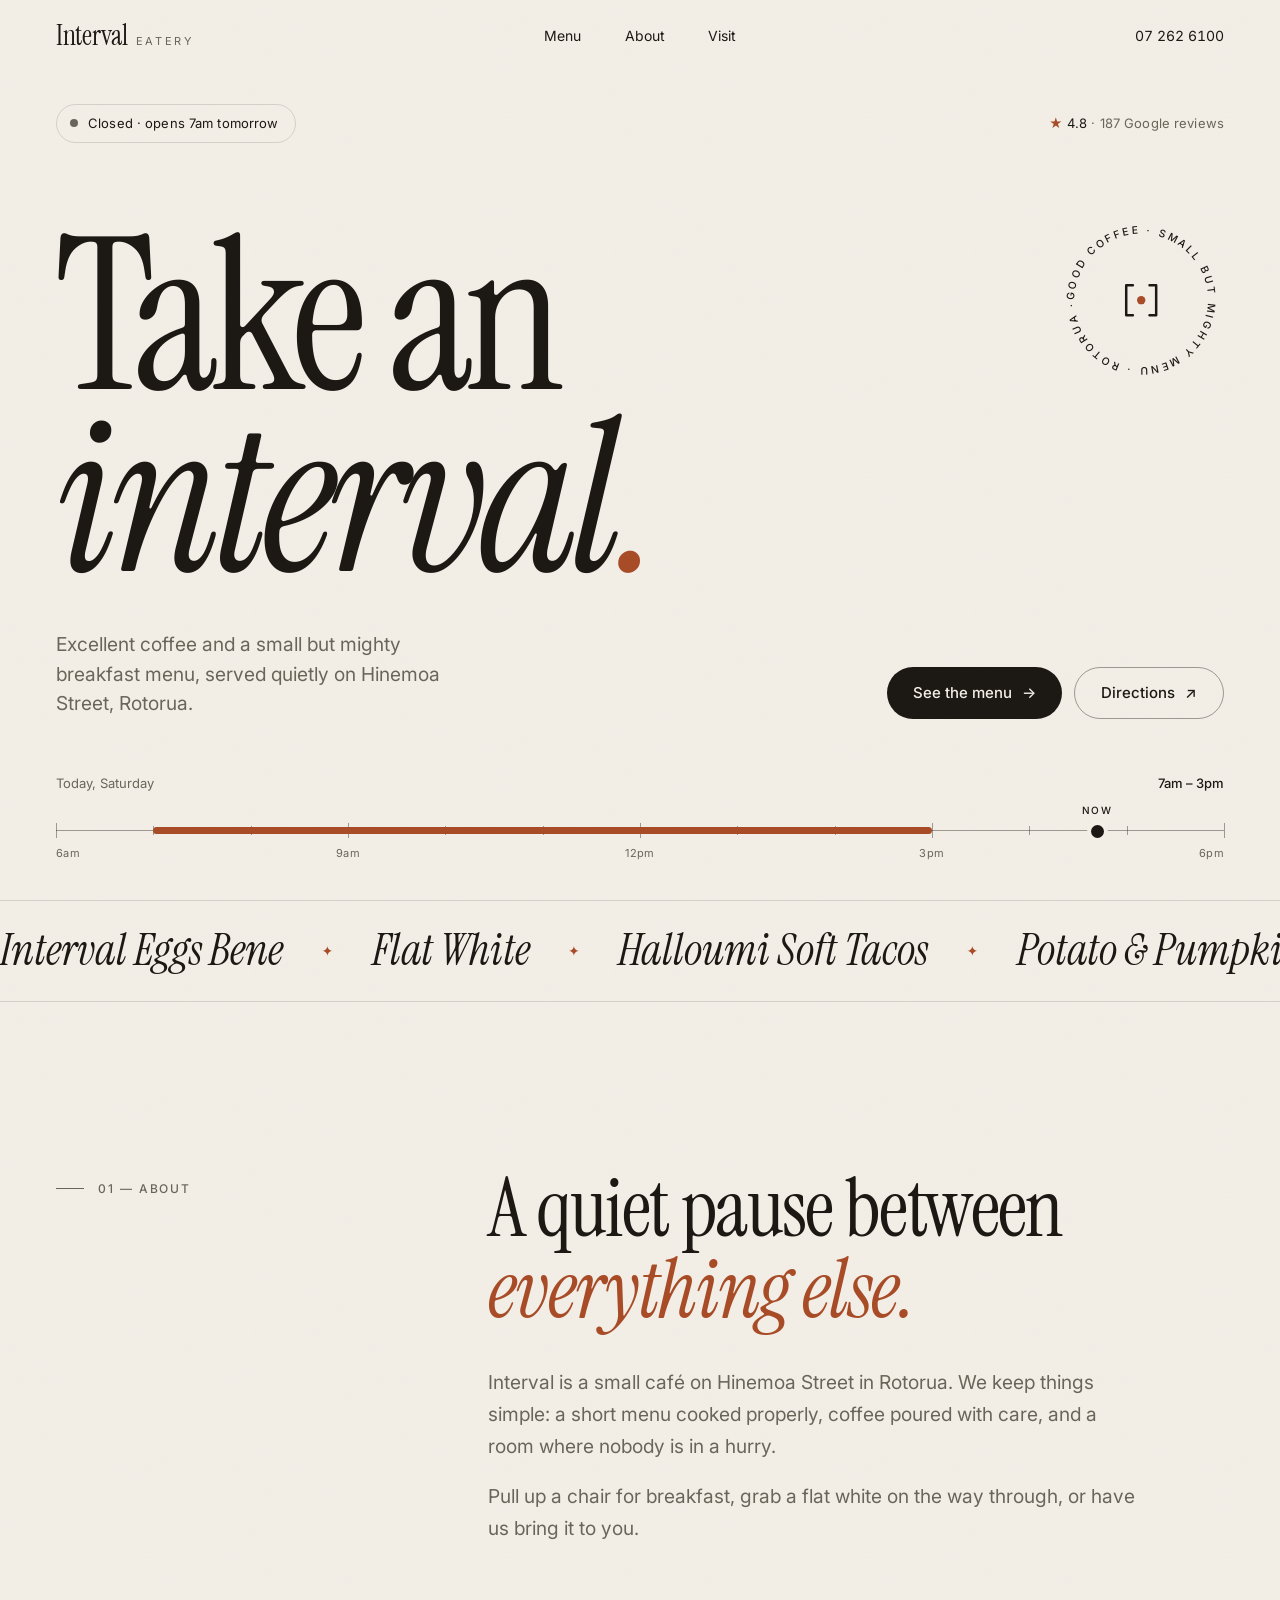
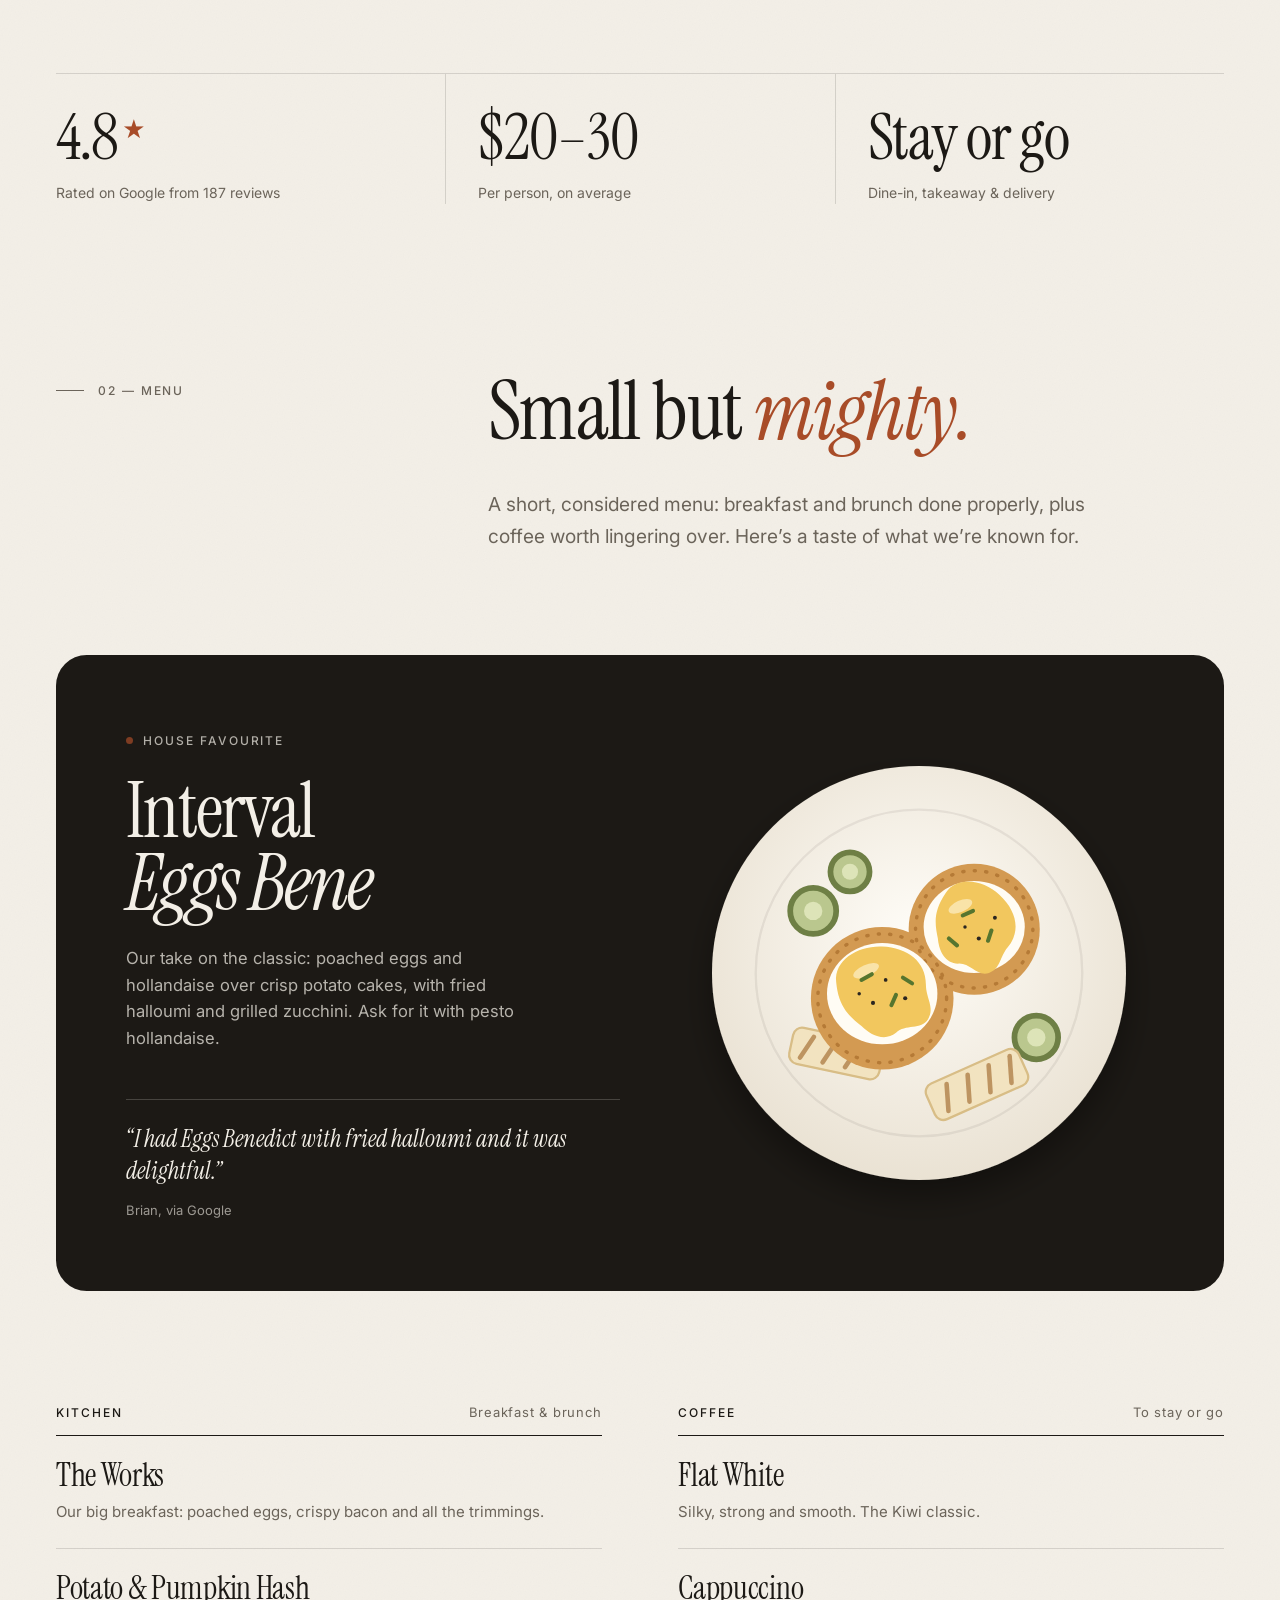
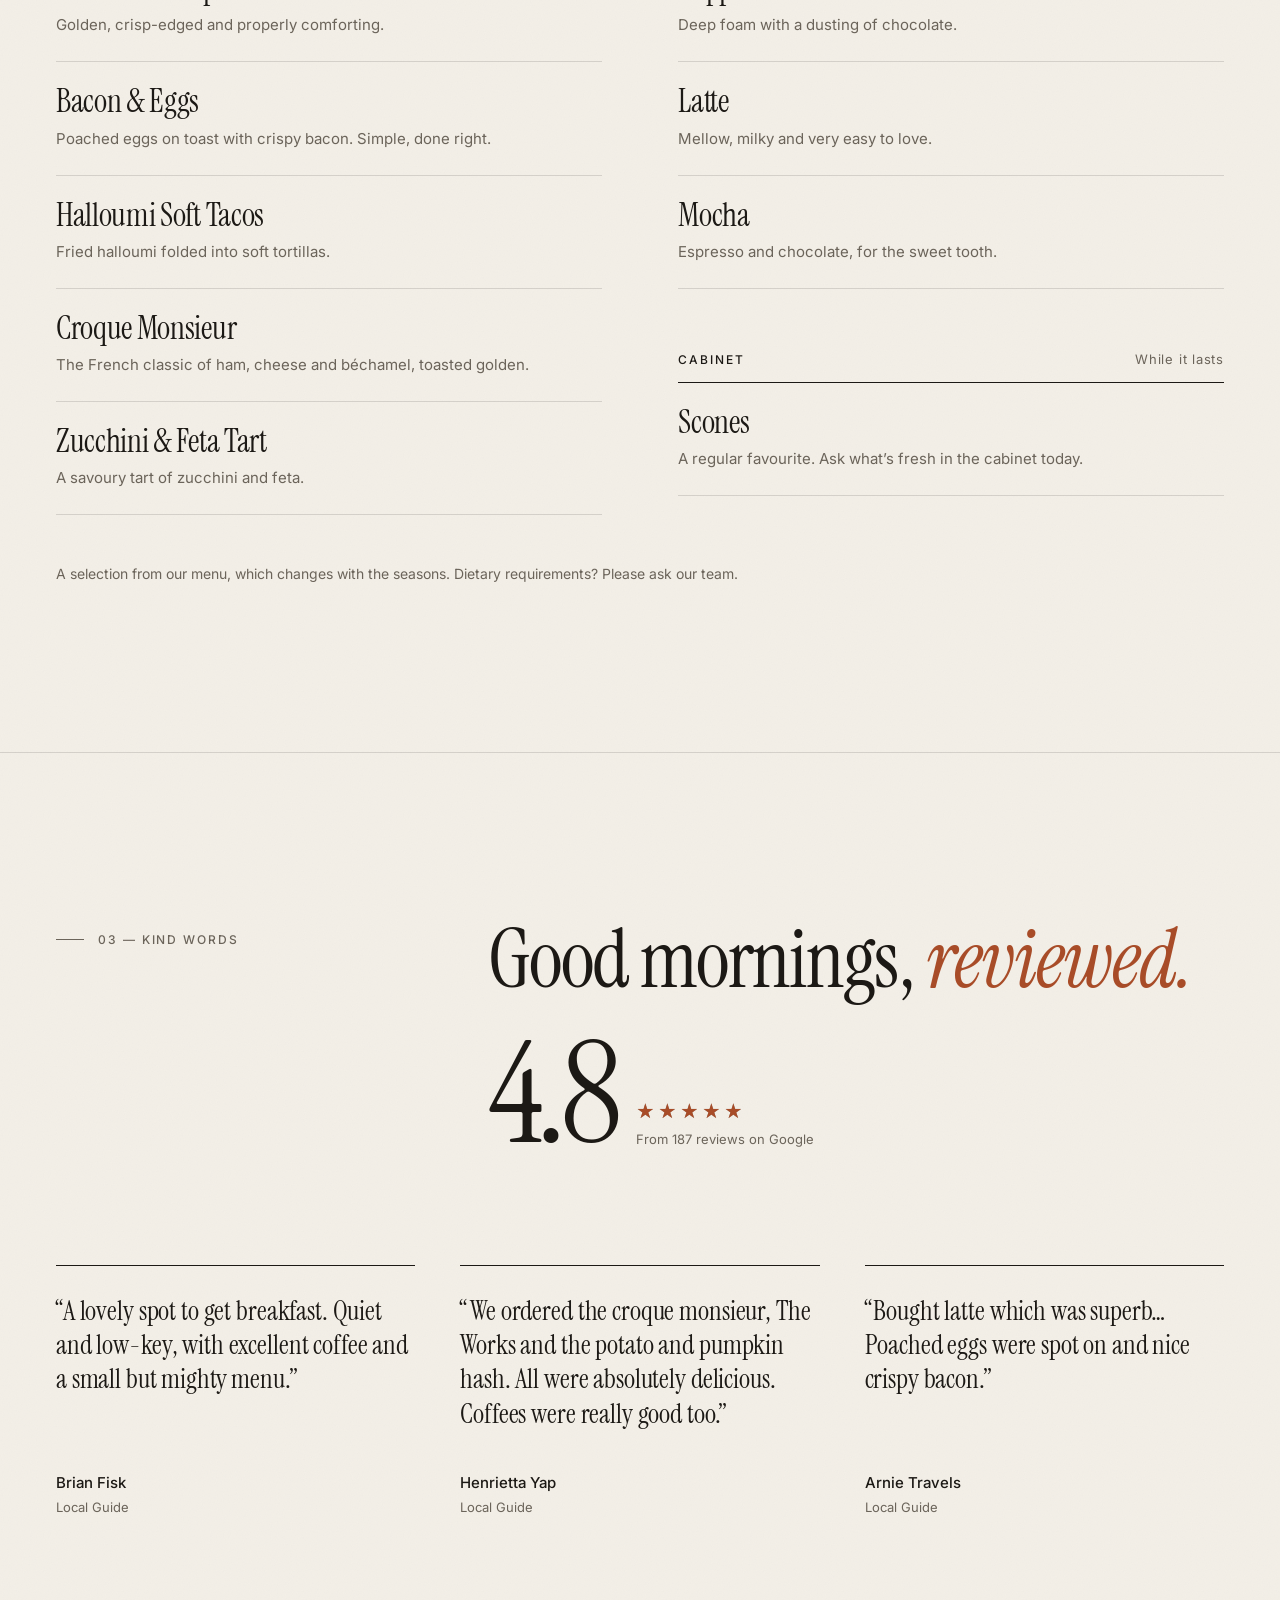
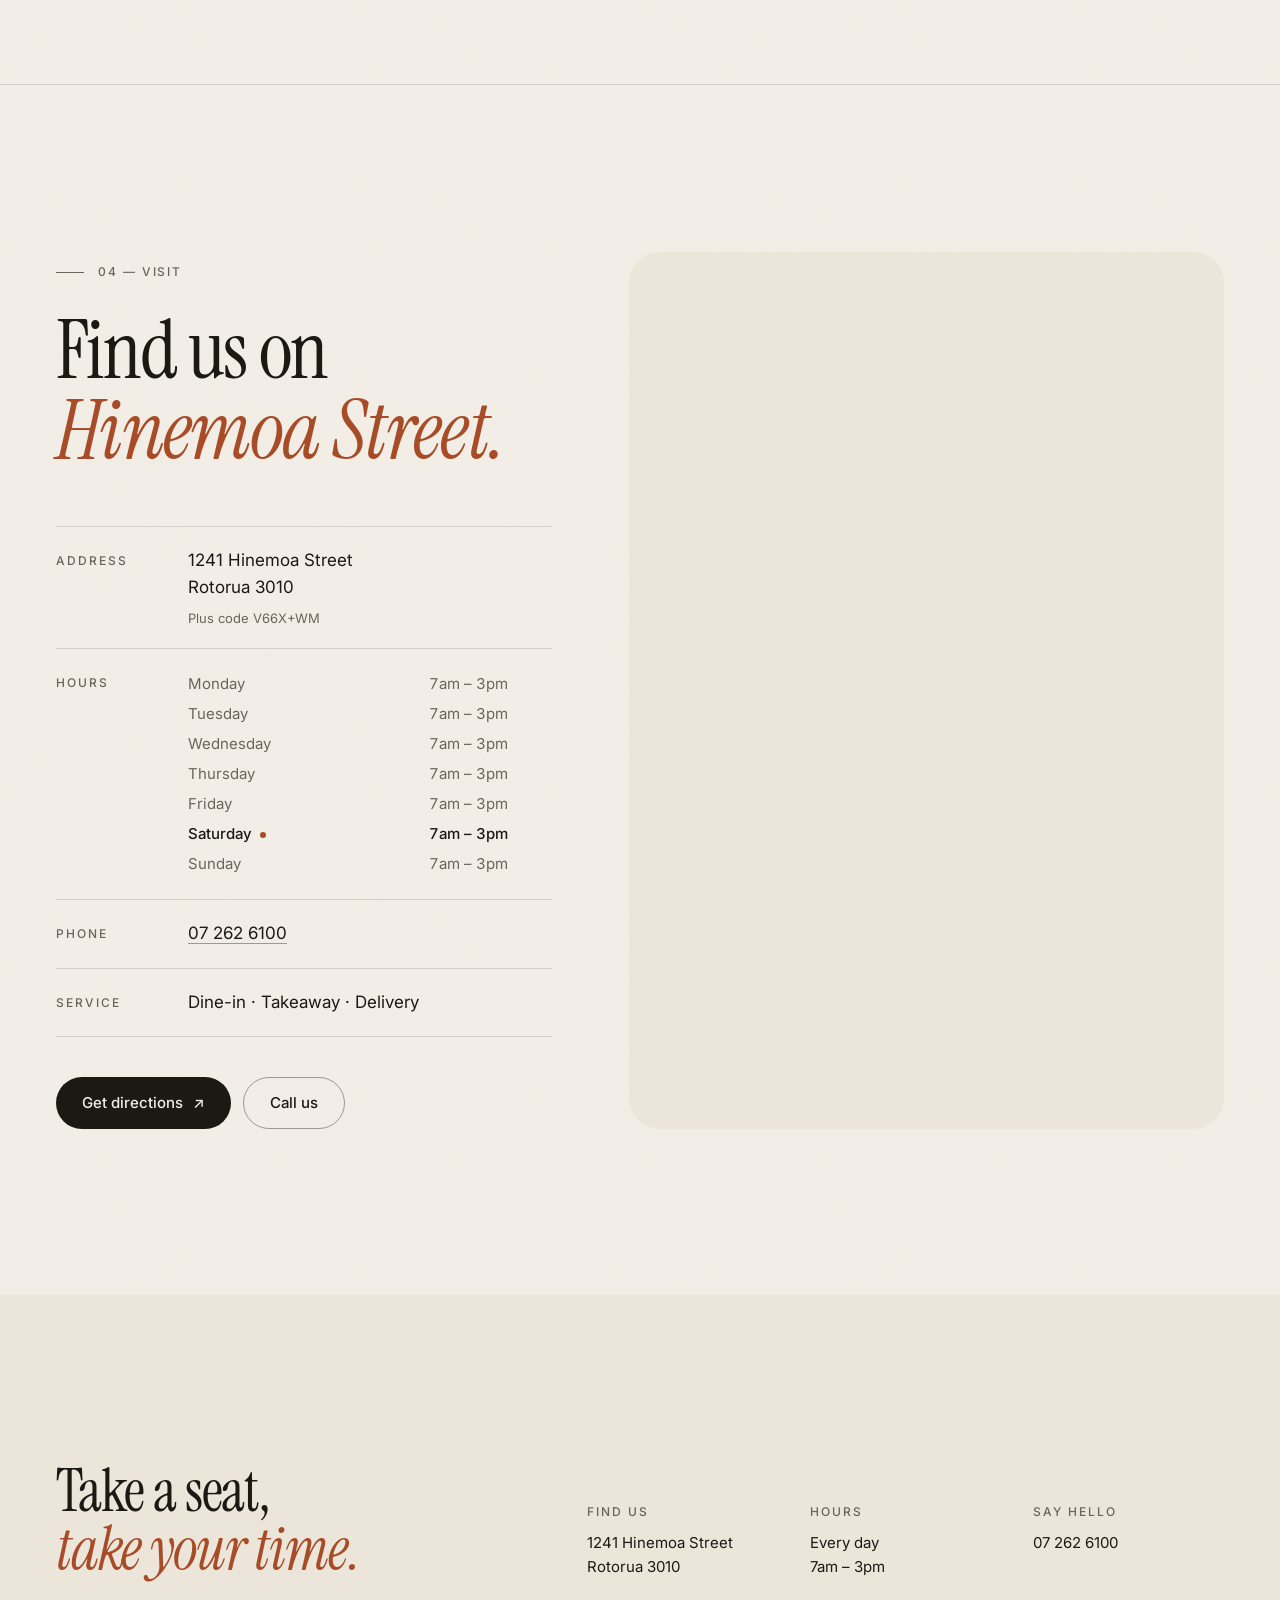
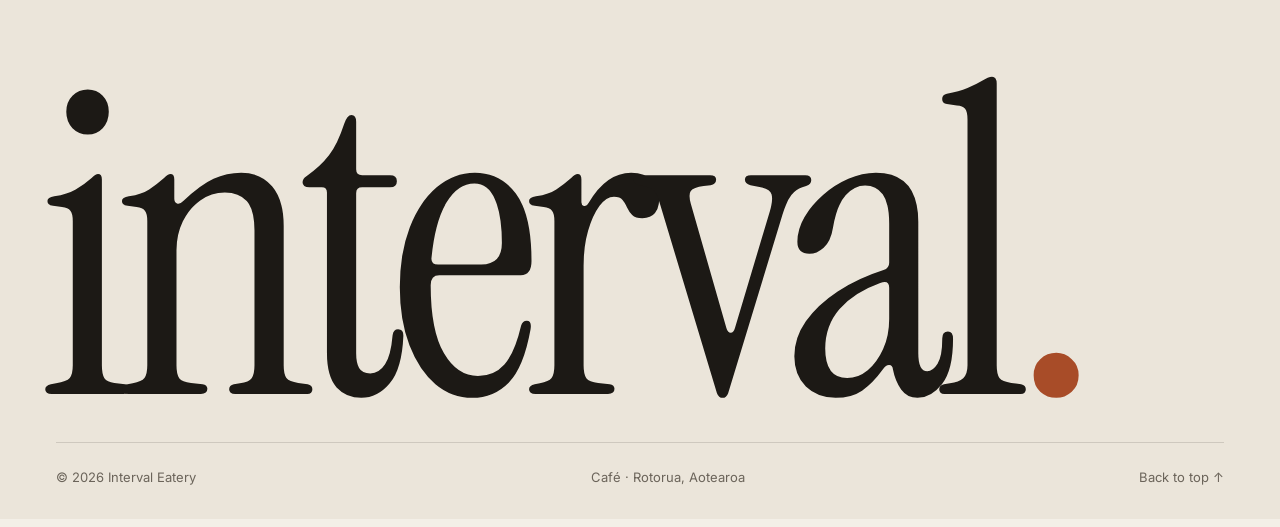
<file: index.html>
<!doctype html>
<html lang="en-NZ">
<head>
  <meta charset="utf-8">
  <meta name="viewport" content="width=device-width, initial-scale=1">
  <title>Interval Eatery — Café, Rotorua</title>
  <meta name="description" content="Interval Eatery is a small café on Hinemoa Street, Rotorua. Excellent coffee and a small but mighty breakfast and brunch menu. Dine-in, takeaway and delivery.">
  <meta name="theme-color" content="#F3EFE7" media="(prefers-color-scheme: light)">
  <meta name="theme-color" content="#15120F" media="(prefers-color-scheme: dark)">

  <meta property="og:type" content="website">
  <meta property="og:title" content="Interval Eatery — Café, Rotorua">
  <meta property="og:description" content="Excellent coffee and a small but mighty menu on Hinemoa Street, Rotorua.">
  <meta property="og:locale" content="en_NZ">

  <link rel="icon" href="favicon.svg" type="image/svg+xml">
  <link rel="preconnect" href="https://fonts.googleapis.com">
  <link rel="preconnect" href="https://fonts.gstatic.com" crossorigin>
  <link rel="stylesheet" href="https://fonts.googleapis.com/css2?family=Instrument+Serif:ital@0;1&family=Inter:wght@400;500&display=swap">
  <link rel="stylesheet" href="styles.css">

  <script>document.documentElement.classList.add('js');</script>

  <script type="application/ld+json">
  {
    "@context": "https://schema.org",
    "@type": "CafeOrCoffeeShop",
    "name": "Interval Eatery",
    "telephone": "+64 7 262 6100",
    "priceRange": "$20–30",
    "servesCuisine": ["Breakfast", "Brunch", "Coffee"],
    "address": {
      "@type": "PostalAddress",
      "streetAddress": "1241 Hinemoa Street",
      "addressLocality": "Rotorua",
      "postalCode": "3010",
      "addressCountry": "NZ"
    }
  }
  </script>
</head>
<body>
  <a class="skip-link" href="#main">Skip to content</a>

  <!-- Header -->
  <header class="site-header" data-header>
    <div class="wrap header-inner">
      <a class="brand" href="#top" aria-label="Interval Eatery, back to top">
        <span class="brand-word">Interval</span>
        <span class="brand-sub">eatery</span>
      </a>
      <nav class="nav" aria-label="Primary">
        <a href="#menu">Menu</a>
        <a href="#about">About</a>
        <a href="#visit">Visit</a>
      </nav>
      <a class="header-call" href="tel:+6472626100">07 262 6100</a>
    </div>
  </header>

  <main id="main">

    <!-- Hero -->
    <section class="hero" id="top">
      <div class="wrap hero-inner">
        <div class="hero-meta">
          <p class="status" data-status>
            <span class="status-dot" aria-hidden="true"></span>
            <span data-status-text>Café · Rotorua</span>
          </p>
          <a class="hero-rating" href="#reviews">
            <span class="hero-rating-star" aria-hidden="true">★</span> 4.8 <span class="hero-rating-sub">· 187 Google reviews</span>
          </a>
        </div>

        <div class="hero-body">
          <div class="badge" aria-hidden="true">
            <svg viewBox="0 0 200 200">
              <defs>
                <path id="badge-ring" d="M100,100 m-80,0 a80,80 0 1,1 160,0 a80,80 0 1,1 -160,0"/>
              </defs>
              <g class="badge-ring">
                <text><textPath href="#badge-ring" textLength="500" lengthAdjust="spacing">Good coffee · Small but mighty menu · Rotorua ·</textPath></text>
              </g>
              <path class="badge-mark" d="M90 82h-8v36h8M110 82h8v36h-8"/>
              <circle class="badge-dot" cx="100" cy="100" r="5"/>
            </svg>
          </div>

          <h1 class="hero-title">
            <span class="line"><span>Take an</span></span>
            <span class="line"><span><em>interval<span class="accent">.</span></em></span></span>
          </h1>

          <div class="hero-foot">
            <p class="lede">Excellent coffee and a small but mighty breakfast menu, served quietly on Hinemoa Street, Rotorua.</p>
            <div class="actions">
              <a class="btn btn-primary" href="#menu">See the menu <span class="arrow" aria-hidden="true">→</span></a>
              <a class="btn btn-ghost" href="https://www.google.com/maps/dir/?api=1&amp;destination=Interval+Eatery%2C+1241+Hinemoa+Street%2C+Rotorua+3010" target="_blank" rel="noopener">Directions <span class="arrow" aria-hidden="true">↗</span></a>
            </div>
          </div>
        </div>

        <figure class="day">
          <figcaption class="day-head">
            <span>Today<span data-today-name></span></span>
            <strong data-today-hours>Open until 3pm</strong>
          </figcaption>
          <div class="tl" data-timeline aria-hidden="true"></div>
        </figure>
      </div>
    </section>

    <!-- Ticker -->
    <div class="ticker" aria-hidden="true">
      <div class="ticker-track">
        <div class="ticker-group">
          <span>Interval Eggs Bene</span><i>✦</i>
          <span>Flat White</span><i>✦</i>
          <span>Halloumi Soft Tacos</span><i>✦</i>
          <span>Potato &amp; Pumpkin Hash</span><i>✦</i>
          <span>Scones</span><i>✦</i>
          <span>Croque Monsieur</span><i>✦</i>
          <span>Mocha</span><i>✦</i>
          <span>Zucchini &amp; Feta Tart</span><i>✦</i>
        </div>
        <div class="ticker-group">
          <span>Interval Eggs Bene</span><i>✦</i>
          <span>Flat White</span><i>✦</i>
          <span>Halloumi Soft Tacos</span><i>✦</i>
          <span>Potato &amp; Pumpkin Hash</span><i>✦</i>
          <span>Scones</span><i>✦</i>
          <span>Croque Monsieur</span><i>✦</i>
          <span>Mocha</span><i>✦</i>
          <span>Zucchini &amp; Feta Tart</span><i>✦</i>
        </div>
      </div>
    </div>

    <!-- About -->
    <section class="section" id="about">
      <div class="wrap">
        <div class="split">
          <p class="kicker reveal">01 — About</p>
          <div>
            <h2 class="display reveal">A quiet pause between <em>everything else.</em></h2>
            <div class="prose reveal" style="--d:1">
              <p>Interval is a small café on Hinemoa Street in Rotorua. We keep things simple: a short menu cooked properly, coffee poured with care, and a room where nobody is in a hurry.</p>
              <p>Pull up a chair for breakfast, grab a flat white on the way through, or have us bring it to you.</p>
            </div>
          </div>
        </div>

        <ul class="facts">
          <li class="reveal">
            <span class="fact-num">4.8<span class="fact-star" aria-hidden="true">★</span></span>
            <span class="fact-label">Rated on Google from 187 reviews</span>
          </li>
          <li class="reveal" style="--d:1">
            <span class="fact-num">$20–30</span>
            <span class="fact-label">Per person, on average</span>
          </li>
          <li class="reveal" style="--d:2">
            <span class="fact-num">Stay or go</span>
            <span class="fact-label">Dine-in, takeaway &amp; delivery</span>
          </li>
        </ul>
      </div>
    </section>

    <!-- Menu -->
    <section class="section section-menu" id="menu">
      <div class="wrap">
        <div class="split">
          <p class="kicker reveal">02 — Menu</p>
          <div>
            <h2 class="display reveal">Small but <em>mighty.</em></h2>
            <p class="section-note reveal" style="--d:1">A short, considered menu: breakfast and brunch done properly, plus coffee worth lingering over. Here’s a taste of what we’re known for.</p>
          </div>
        </div>

        <article class="feature reveal">
          <div class="feature-copy">
            <p class="feature-tag">House favourite</p>
            <h3 class="feature-title">Interval<br><em>Eggs Bene</em></h3>
            <p>Our take on the classic: poached eggs and hollandaise over crisp potato cakes, with fried halloumi and grilled zucchini. Ask for it with pesto hollandaise.</p>
            <blockquote class="feature-quote">
              <p>“I had Eggs Benedict with fried halloumi and it was delightful.”</p>
              <cite>Brian, via Google</cite>
            </blockquote>
          </div>

          <div class="feature-art">
            <svg class="plate" viewBox="0 0 400 400" role="img" aria-label="Illustration of the Interval Eggs Bene, seen from above">
              <defs>
                <radialGradient id="plate-fill" cx="50%" cy="42%" r="60%">
                  <stop offset="0" stop-color="#FFFDF8"/>
                  <stop offset="1" stop-color="#E9E1D2"/>
                </radialGradient>
                <filter id="plate-shadow" x="-20%" y="-20%" width="140%" height="140%">
                  <feDropShadow dx="0" dy="14" stdDeviation="14" flood-color="#000" flood-opacity=".35"/>
                </filter>
                <path id="sauce" d="M-40,-6 C-42,-26 -20,-38 0,-37 C22,-36 38,-24 38,-4 C38,8 46,16 40,26 C34,36 20,30 12,38 C2,46 -10,40 -18,32 C-28,24 -38,16 -40,-6 Z"/>
              </defs>

              <circle cx="200" cy="200" r="180" fill="url(#plate-fill)" filter="url(#plate-shadow)"/>

              <g class="plate-food">
                <circle cx="200" cy="200" r="142" fill="none" stroke="#1C1915" stroke-opacity=".07" stroke-width="2"/>

                <!-- grilled zucchini -->
                <g stroke="#6E7F45" stroke-width="5" fill="#BAC78E">
                  <circle cx="108" cy="146" r="20"/>
                  <circle cx="140" cy="112" r="17"/>
                  <circle cx="302" cy="256" r="19"/>
                </g>
                <g fill="#DDE4B8">
                  <circle cx="108" cy="146" r="8"/>
                  <circle cx="140" cy="112" r="7"/>
                  <circle cx="302" cy="256" r="8"/>
                </g>

                <!-- fried halloumi -->
                <g transform="rotate(-24 250 296)">
                  <rect x="206" y="280" width="88" height="34" rx="8" fill="#F2E3C0" stroke="#D8BD86" stroke-width="2"/>
                  <g stroke="#A8743A" stroke-width="4" stroke-linecap="round" opacity=".7">
                    <line x1="226" y1="286" x2="218" y2="308"/>
                    <line x1="246" y1="286" x2="238" y2="308"/>
                    <line x1="266" y1="286" x2="258" y2="308"/>
                    <line x1="286" y1="286" x2="278" y2="308"/>
                  </g>
                </g>
                <g transform="rotate(12 128 270)">
                  <rect x="88" y="254" width="80" height="32" rx="8" fill="#F2E3C0" stroke="#D8BD86" stroke-width="2"/>
                  <g stroke="#A8743A" stroke-width="4" stroke-linecap="round" opacity=".7">
                    <line x1="106" y1="260" x2="98" y2="280"/>
                    <line x1="126" y1="260" x2="118" y2="280"/>
                    <line x1="146" y1="260" x2="138" y2="280"/>
                  </g>
                </g>

                <!-- potato cakes -->
                <circle cx="168" cy="222" r="62" fill="#D39A52"/>
                <circle cx="248" cy="162" r="57" fill="#D39A52"/>
                <g fill="none" stroke="#B57A36" stroke-width="3" stroke-linecap="round" stroke-dasharray="1 9">
                  <circle cx="168" cy="222" r="56"/>
                  <circle cx="248" cy="162" r="51"/>
                </g>

                <!-- poached eggs -->
                <ellipse cx="168" cy="218" rx="48" ry="44" fill="#FFFCF4"/>
                <ellipse cx="248" cy="160" rx="44" ry="40" fill="#FFFCF4"/>

                <!-- hollandaise -->
                <use href="#sauce" fill="#F2C75E" transform="translate(168 214)"/>
                <use href="#sauce" fill="#F2C75E" transform="translate(248 158) rotate(40) scale(.92)"/>
                <g fill="#FFF6DA" opacity=".6">
                  <ellipse cx="154" cy="198" rx="12" ry="5" transform="rotate(-24 154 198)"/>
                  <ellipse cx="236" cy="142" rx="11" ry="5" transform="rotate(-24 236 142)"/>
                </g>

                <!-- chives + pepper -->
                <g stroke="#56752F" stroke-width="3.5" stroke-linecap="round">
                  <line x1="150" y1="206" x2="159" y2="201"/>
                  <line x1="176" y1="228" x2="180" y2="219"/>
                  <line x1="186" y1="204" x2="194" y2="209"/>
                  <line x1="238" y1="150" x2="247" y2="146"/>
                  <line x1="260" y1="172" x2="263" y2="163"/>
                  <line x1="226" y1="170" x2="233" y2="176"/>
                </g>
                <g fill="#2B2620">
                  <circle cx="160" cy="226" r="1.8"/>
                  <circle cx="171" cy="206" r="1.6"/>
                  <circle cx="188" cy="222" r="1.8"/>
                  <circle cx="148" cy="218" r="1.5"/>
                  <circle cx="252" cy="170" r="1.8"/>
                  <circle cx="240" cy="160" r="1.5"/>
                  <circle cx="266" cy="152" r="1.7"/>
                </g>
              </g>
            </svg>
          </div>
        </article>

        <div class="menu-grid">
          <div class="menu-col reveal">
            <h3 class="menu-cat"><span>Kitchen</span><span class="menu-cat-note">Breakfast &amp; brunch</span></h3>
            <ul class="menu-list">
              <li class="menu-item">
                <span class="item-name">The Works</span>
                <p class="item-desc">Our big breakfast: poached eggs, crispy bacon and all the trimmings.</p>
              </li>
              <li class="menu-item">
                <span class="item-name">Potato &amp; Pumpkin Hash</span>
                <p class="item-desc">Golden, crisp-edged and properly comforting.</p>
              </li>
              <li class="menu-item">
                <span class="item-name">Bacon &amp; Eggs</span>
                <p class="item-desc">Poached eggs on toast with crispy bacon. Simple, done right.</p>
              </li>
              <li class="menu-item">
                <span class="item-name">Halloumi Soft Tacos</span>
                <p class="item-desc">Fried halloumi folded into soft tortillas.</p>
              </li>
              <li class="menu-item">
                <span class="item-name">Croque Monsieur</span>
                <p class="item-desc">The French classic of ham, cheese and béchamel, toasted golden.</p>
              </li>
              <li class="menu-item">
                <span class="item-name">Zucchini &amp; Feta Tart</span>
                <p class="item-desc">A savoury tart of zucchini and feta.</p>
              </li>
            </ul>
          </div>

          <div class="menu-col reveal" style="--d:1">
            <h3 class="menu-cat"><span>Coffee</span><span class="menu-cat-note">To stay or go</span></h3>
            <ul class="menu-list">
              <li class="menu-item">
                <span class="item-name">Flat White</span>
                <p class="item-desc">Silky, strong and smooth. The Kiwi classic.</p>
              </li>
              <li class="menu-item">
                <span class="item-name">Cappuccino</span>
                <p class="item-desc">Deep foam with a dusting of chocolate.</p>
              </li>
              <li class="menu-item">
                <span class="item-name">Latte</span>
                <p class="item-desc">Mellow, milky and very easy to love.</p>
              </li>
              <li class="menu-item">
                <span class="item-name">Mocha</span>
                <p class="item-desc">Espresso and chocolate, for the sweet tooth.</p>
              </li>
            </ul>

            <h3 class="menu-cat menu-cat-spaced"><span>Cabinet</span><span class="menu-cat-note">While it lasts</span></h3>
            <ul class="menu-list">
              <li class="menu-item">
                <span class="item-name">Scones</span>
                <p class="item-desc">A regular favourite. Ask what’s fresh in the cabinet today.</p>
              </li>
            </ul>
          </div>
        </div>

        <p class="menu-note reveal">A selection from our menu, which changes with the seasons. Dietary requirements? Please ask our team.</p>
      </div>
    </section>

    <!-- Reviews -->
    <section class="section" id="reviews">
      <div class="wrap">
        <div class="split">
          <p class="kicker reveal">03 — Kind words</p>
          <div class="reviews-head">
            <h2 class="display reveal">Good mornings, <em>reviewed.</em></h2>
            <div class="score reveal" style="--d:1">
              <span class="score-num">4.8</span>
              <span class="score-meta">
                <span class="stars" role="img" aria-label="4.8 out of 5 stars"></span>
                <span>From 187 reviews on Google</span>
              </span>
            </div>
          </div>
        </div>

        <div class="quotes">
          <figure class="quote reveal">
            <blockquote>“A lovely spot to get breakfast. Quiet and low-key, with excellent coffee and a small but mighty menu.”</blockquote>
            <figcaption><strong>Brian Fisk</strong> Local Guide</figcaption>
          </figure>
          <figure class="quote reveal" style="--d:1">
            <blockquote>“We ordered the croque monsieur, The Works and the potato and pumpkin hash. All were absolutely delicious. Coffees were really good too.”</blockquote>
            <figcaption><strong>Henrietta Yap</strong> Local Guide</figcaption>
          </figure>
          <figure class="quote reveal" style="--d:2">
            <blockquote>“Bought latte which was superb… Poached eggs were spot on and nice crispy bacon.”</blockquote>
            <figcaption><strong>Arnie Travels</strong> Local Guide</figcaption>
          </figure>
        </div>
      </div>
    </section>

    <!-- Visit -->
    <section class="section section-visit" id="visit">
      <div class="wrap visit-grid">
        <div class="visit-info">
          <p class="kicker reveal">04 — Visit</p>
          <h2 class="display reveal">Find us on <em>Hinemoa Street.</em></h2>

          <dl class="details reveal" style="--d:1">
            <div>
              <dt>Address</dt>
              <dd>1241 Hinemoa Street<br>Rotorua 3010<span class="details-sub">Plus code V66X+WM</span></dd>
            </div>
            <div>
              <dt>Hours</dt>
              <dd>
                <table class="hours">
                  <caption class="visually-hidden">Opening hours</caption>
                  <tbody data-hours>
                    <tr><th scope="row">Every day</th><td>Until 3pm</td></tr>
                  </tbody>
                </table>
              </dd>
            </div>
            <div>
              <dt>Phone</dt>
              <dd><a href="tel:+6472626100">07 262 6100</a></dd>
            </div>
            <div>
              <dt>Service</dt>
              <dd>Dine-in · Takeaway · Delivery</dd>
            </div>
          </dl>

          <div class="actions reveal" style="--d:2">
            <a class="btn btn-primary" href="https://www.google.com/maps/dir/?api=1&amp;destination=Interval+Eatery%2C+1241+Hinemoa+Street%2C+Rotorua+3010" target="_blank" rel="noopener">Get directions <span class="arrow" aria-hidden="true">↗</span></a>
            <a class="btn btn-ghost" href="tel:+6472626100">Call us</a>
          </div>
        </div>

        <div class="map reveal">
          <iframe
            title="Map showing Interval Eatery at 1241 Hinemoa Street, Rotorua"
            src="https://www.google.com/maps?q=Interval+Eatery,+1241+Hinemoa+Street,+Rotorua+3010&amp;output=embed"
            loading="lazy"
            referrerpolicy="no-referrer-when-downgrade"></iframe>
        </div>
      </div>
    </section>
  </main>

  <!-- Footer -->
  <footer class="site-footer">
    <div class="wrap">
      <div class="footer-top">
        <p class="footer-cta">Take a seat,<br><em>take your time.</em></p>
        <div class="footer-cols">
          <div>
            <p class="footer-label">Find us</p>
            <p>1241 Hinemoa Street<br>Rotorua 3010</p>
          </div>
          <div>
            <p class="footer-label">Hours</p>
            <p data-hours-summary>Open until 3pm</p>
          </div>
          <div>
            <p class="footer-label">Say hello</p>
            <p><a href="tel:+6472626100">07 262 6100</a></p>
          </div>
        </div>
      </div>

      <p class="footer-mark" aria-hidden="true">interval<span class="accent">.</span></p>

      <div class="footer-bottom">
        <span>© <span data-year>2026</span> Interval Eatery</span>
        <span>Café · Rotorua, Aotearoa</span>
        <a href="#top">Back to top ↑</a>
      </div>
    </div>
  </footer>

  <script src="script.js" defer></script>
</body>
</html>
</file>
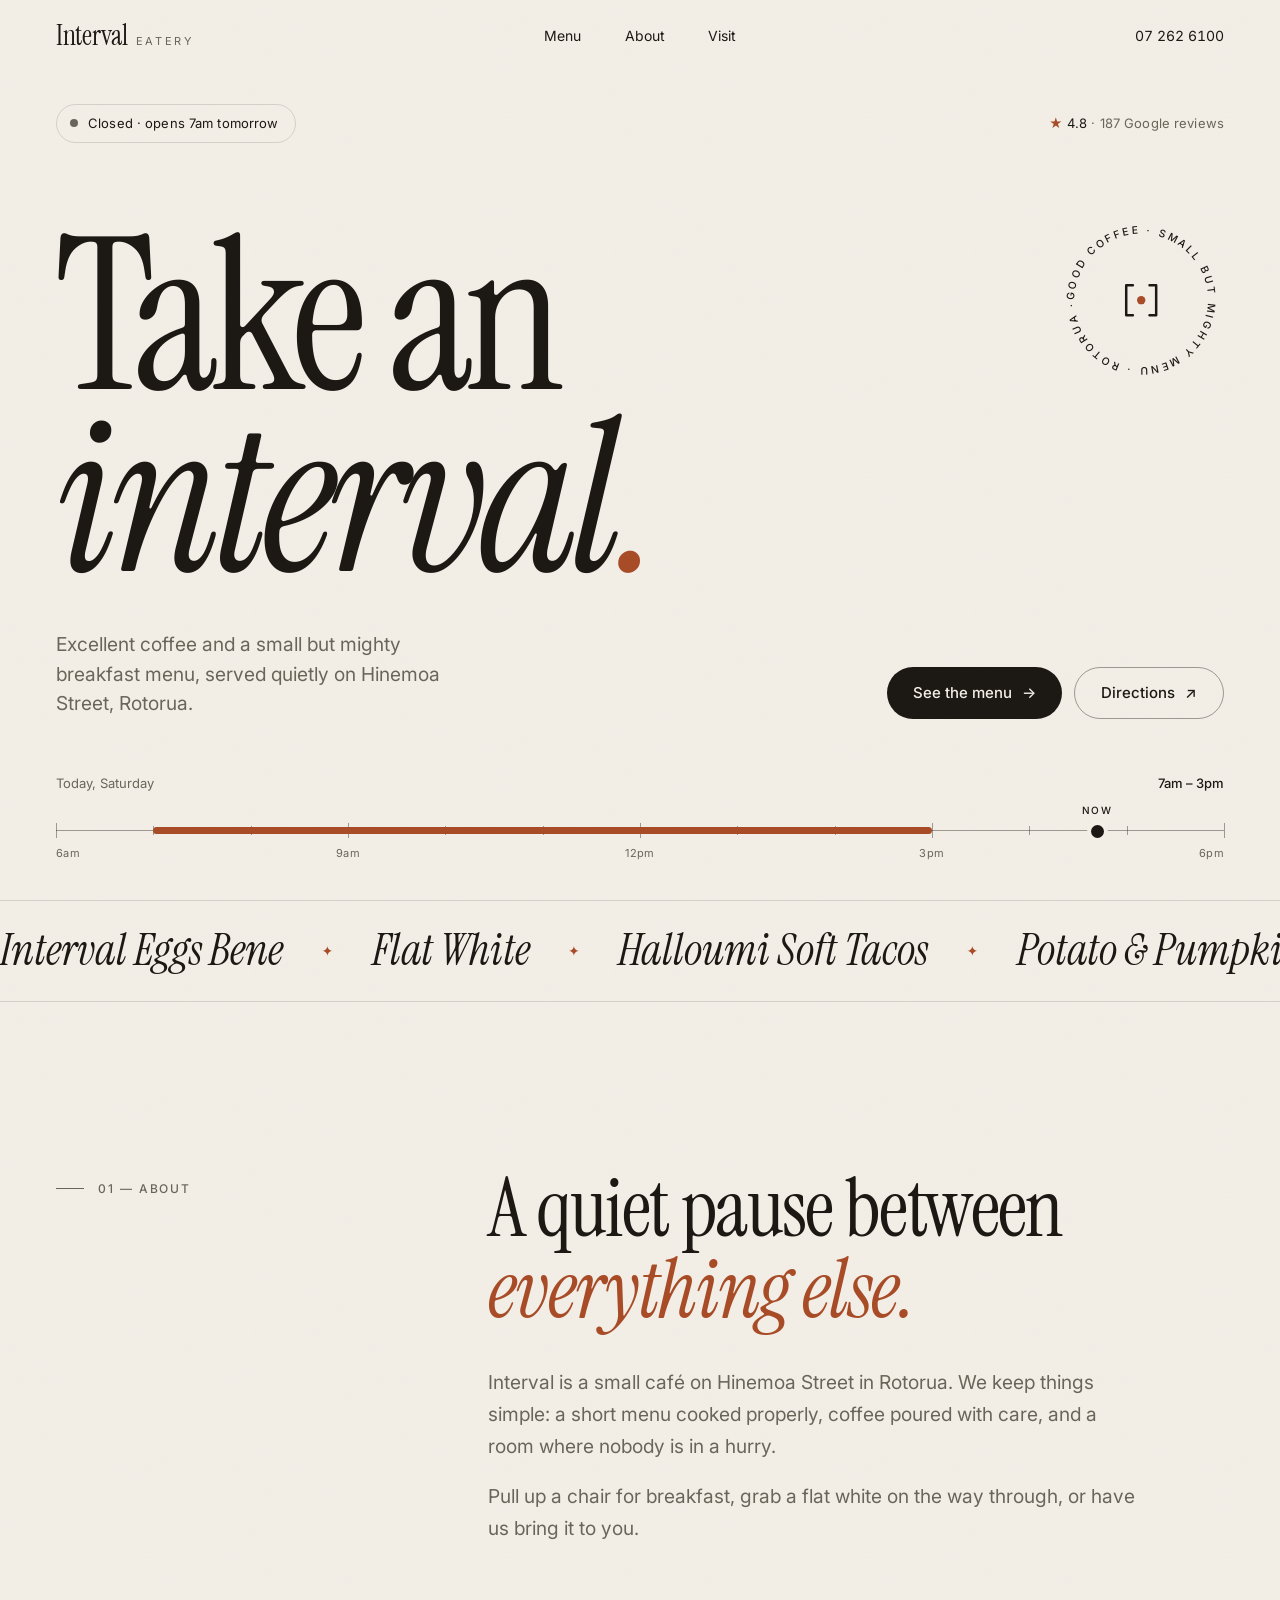
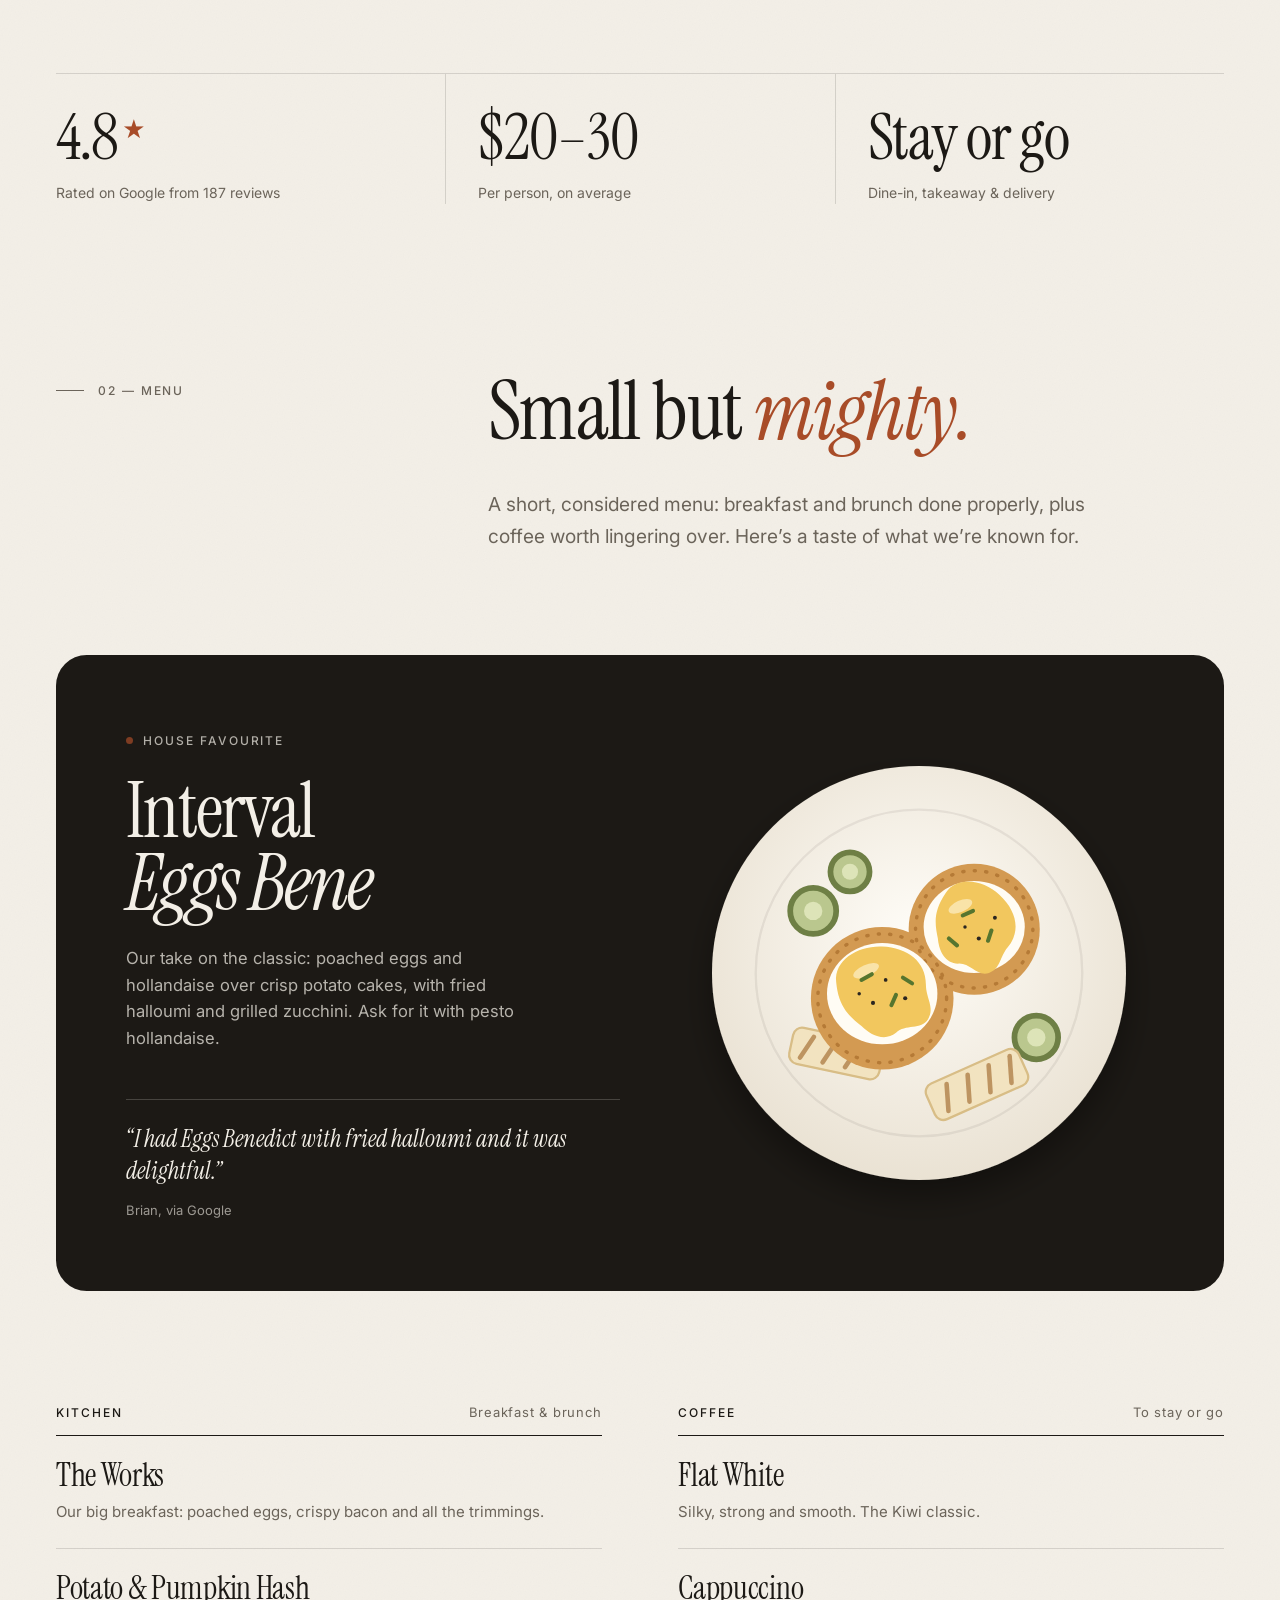
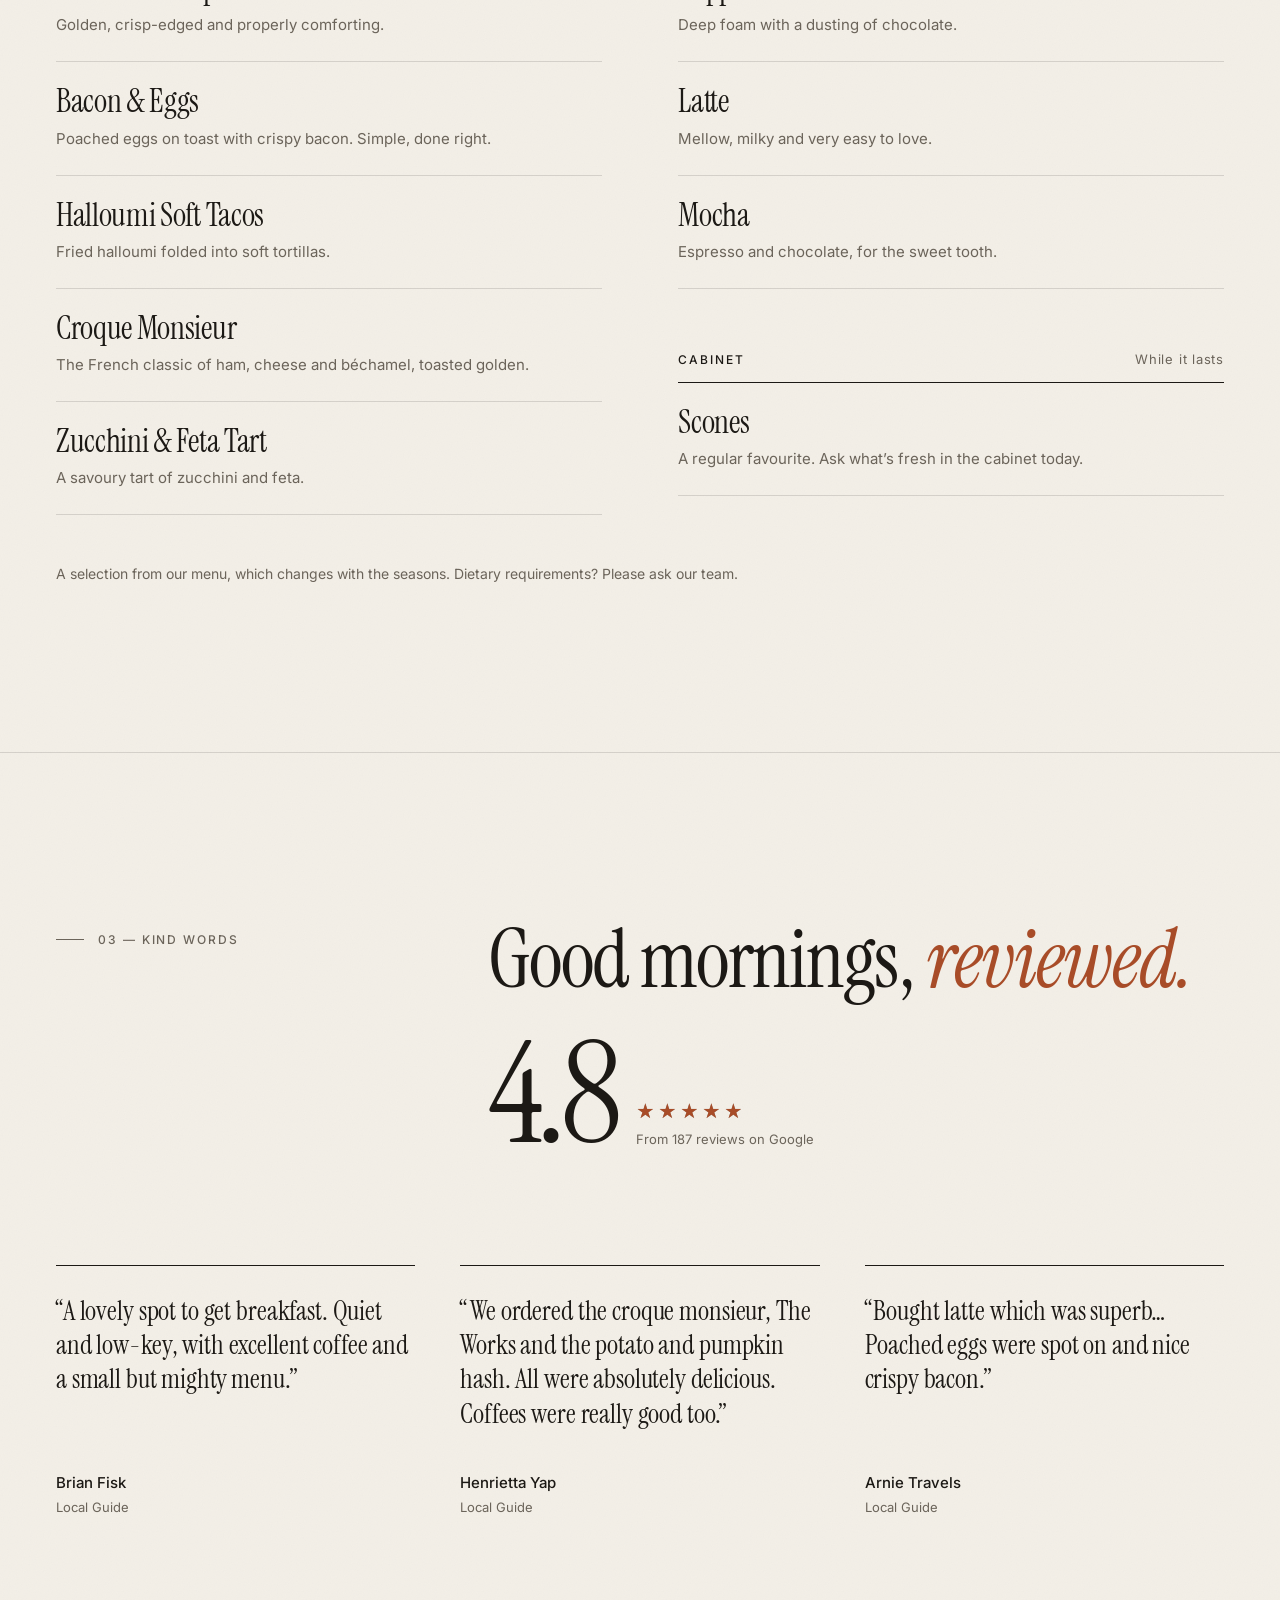
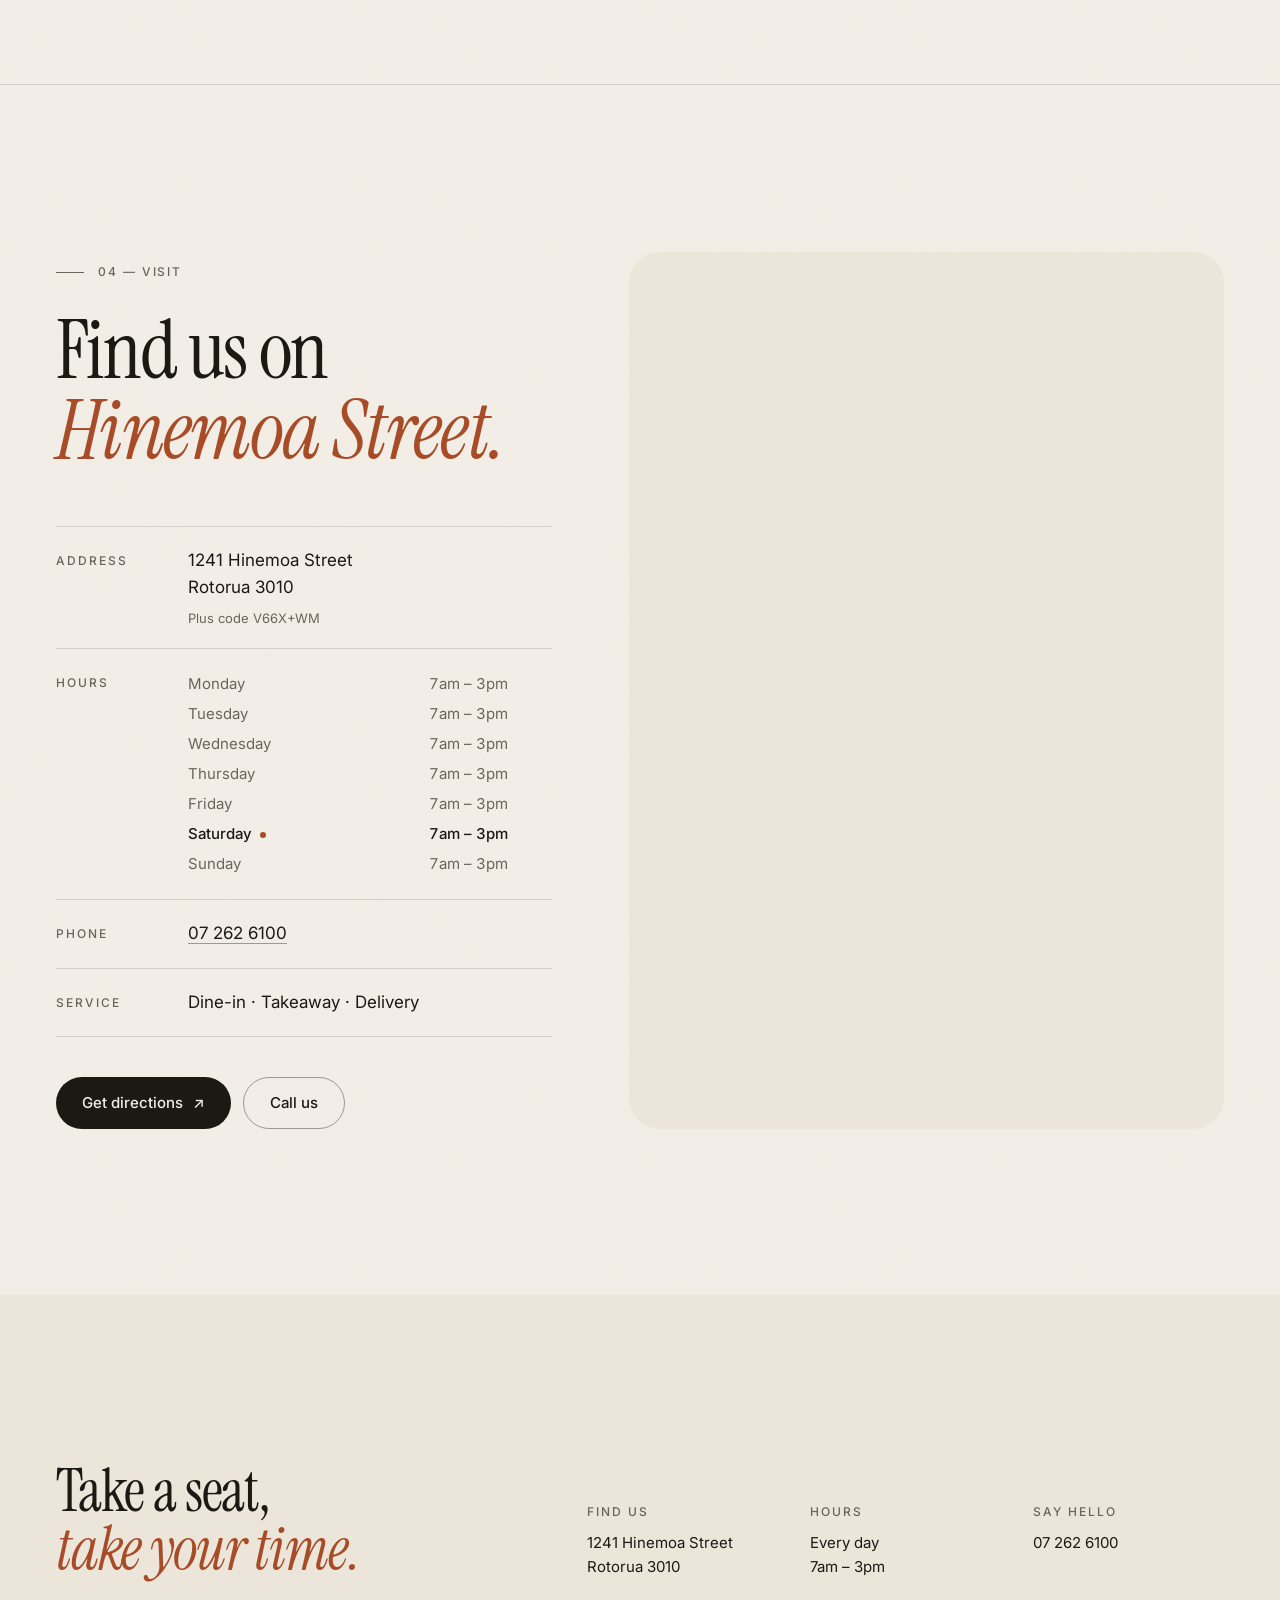
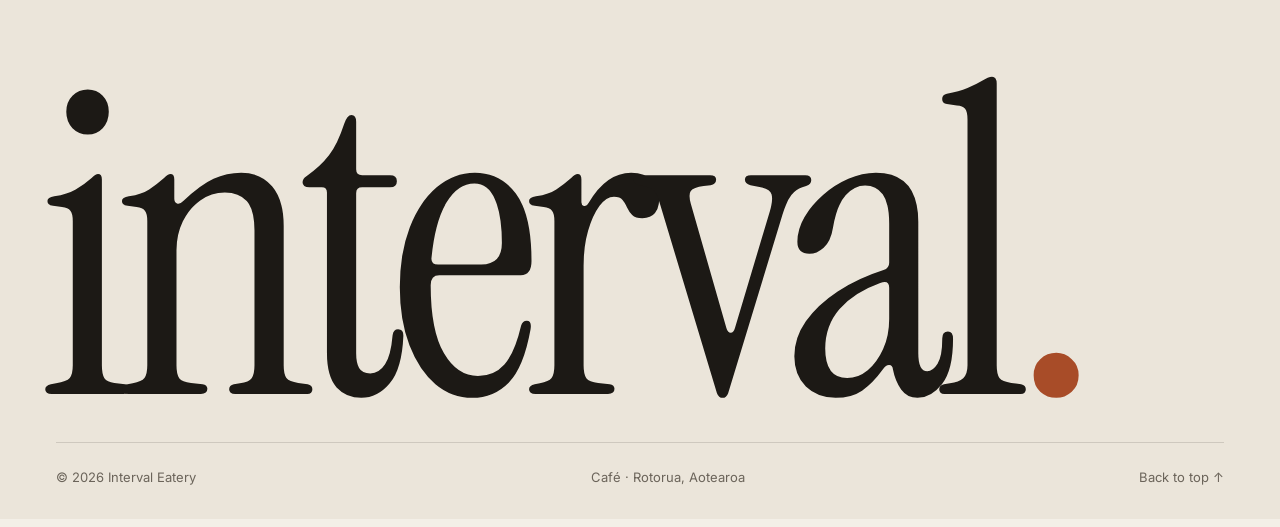
<file: interval-eatery-standalone.html>
<!doctype html>
<html lang="en-NZ">
<head>
  <meta charset="utf-8">
  <meta name="viewport" content="width=device-width, initial-scale=1">
  <title>Interval Eatery — Café, Rotorua</title>
  <meta name="description" content="Interval Eatery is a small café on Hinemoa Street, Rotorua. Excellent coffee and a small but mighty breakfast and brunch menu. Dine-in, takeaway and delivery.">
  <meta name="theme-color" content="#F3EFE7" media="(prefers-color-scheme: light)">
  <meta name="theme-color" content="#15120F" media="(prefers-color-scheme: dark)">

  <meta property="og:type" content="website">
  <meta property="og:title" content="Interval Eatery — Café, Rotorua">
  <meta property="og:description" content="Excellent coffee and a small but mighty menu on Hinemoa Street, Rotorua.">
  <meta property="og:locale" content="en_NZ">

  <link rel="icon" href="[data-uri]" type="image/svg+xml">
  <link rel="preconnect" href="https://fonts.googleapis.com">
  <link rel="preconnect" href="https://fonts.gstatic.com" crossorigin>
  <link rel="stylesheet" href="https://fonts.googleapis.com/css2?family=Instrument+Serif:ital@0;1&family=Inter:wght@400;500&display=swap">
  <style>
/* ==========================================================================
   Interval Eatery
   ========================================================================== */

:root {
  --bg: #F3EFE7;
  --surface: #EBE5DA;
  --ink: #1C1915;
  --muted: #6B645A;
  --line: rgba(28, 25, 21, 0.14);
  --line-strong: rgba(28, 25, 21, 0.4);
  --accent: #A84C28;
  --open: #4F7A45;

  --serif: "Instrument Serif", "Iowan Old Style", "Palatino Linotype", Georgia, serif;
  --sans: "Inter", system-ui, -apple-system, "Segoe UI", Roboto, sans-serif;

  --wrap: 1280px;
  --gutter: clamp(20px, 5vw, 56px);
  --section: clamp(96px, 13vw, 176px);
  --ease: cubic-bezier(0.2, 0.7, 0.1, 1);

  --grain-opacity: 0.5;
  color-scheme: light;
}

@media (prefers-color-scheme: dark) {
  :root {
    --bg: #15120F;
    --surface: #1F1B17;
    --ink: #EFE8DC;
    --muted: #A39A8C;
    --line: rgba(239, 232, 220, 0.14);
    --line-strong: rgba(239, 232, 220, 0.4);
    --accent: #E08459;
    --open: #8DB67A;
    --grain-opacity: 0.25;
    color-scheme: dark;
  }
}

/* Base ------------------------------------------------------------------- */

*,
*::before,
*::after { box-sizing: border-box; }

html {
  -webkit-text-size-adjust: 100%;
  scroll-behavior: smooth;
  scroll-padding-top: 72px;
}

body {
  margin: 0;
  background-color: var(--bg);
  color: var(--ink);
  font-family: var(--sans);
  font-size: 17px;
  line-height: 1.6;
  -webkit-font-smoothing: antialiased;
  -moz-osx-font-smoothing: grayscale;
  overflow-x: clip;
  position: relative;
}

/* Soft paper grain */
body::before {
  content: "";
  position: absolute;
  inset: 0;
  z-index: -1;
  pointer-events: none;
  opacity: var(--grain-opacity);
  background-image: url("data:image/svg+xml,%3Csvg xmlns='http://www.w3.org/2000/svg' width='180' height='180'%3E%3Cfilter id='n'%3E%3CfeTurbulence type='fractalNoise' baseFrequency='.85' numOctaves='3' stitchTiles='stitch'/%3E%3CfeColorMatrix type='saturate' values='0'/%3E%3CfeComponentTransfer%3E%3CfeFuncA type='table' tableValues='0 .09'/%3E%3C/feComponentTransfer%3E%3C/filter%3E%3Crect width='100%25' height='100%25' filter='url(%23n)'/%3E%3C/svg%3E");
}

img, svg, iframe { display: block; max-width: 100%; }

a { color: inherit; }

h1, h2, h3 {
  font-family: var(--serif);
  font-weight: 400;
  line-height: 1;
  letter-spacing: -0.01em;
  margin: 0;
}

em { font-style: italic; }

p { margin: 0; }

::selection { background: var(--accent); color: var(--bg); }

:focus-visible {
  outline: 2px solid var(--accent);
  outline-offset: 3px;
  border-radius: 4px;
}

.wrap {
  width: 100%;
  max-width: var(--wrap);
  margin-inline: auto;
  padding-inline: var(--gutter);
}

.accent { color: var(--accent); }

.visually-hidden {
  position: absolute !important;
  width: 1px; height: 1px;
  overflow: hidden;
  clip: rect(0 0 0 0);
  white-space: nowrap;
}

.skip-link {
  position: absolute;
  left: 16px;
  top: -60px;
  z-index: 100;
  padding: 10px 16px;
  background: var(--ink);
  color: var(--bg);
  border-radius: 999px;
  font-size: 14px;
  text-decoration: none;
  transition: top 0.2s;
}
.skip-link:focus { top: 16px; }

/* Shared type ------------------------------------------------------------ */

.kicker {
  display: flex;
  align-items: center;
  gap: 14px;
  font-size: 12px;
  font-weight: 500;
  letter-spacing: 0.16em;
  text-transform: uppercase;
  color: var(--muted);
  padding-top: 0.9em;
}
.kicker::before {
  content: "";
  width: 28px;
  height: 1px;
  background: currentColor;
}

.display {
  font-size: clamp(44px, 6.4vw, 92px);
  line-height: 0.98;
  letter-spacing: -0.02em;
  text-wrap: balance;
}
.display em { color: var(--accent); }

.prose,
.section-note {
  margin-top: clamp(28px, 3vw, 40px);
  max-width: 54ch;
  color: var(--muted);
  font-size: clamp(17px, 1.5vw, 20px);
  line-height: 1.65;
}
.prose p + p { margin-top: 1em; }

.split {
  display: grid;
  grid-template-columns: minmax(0, 4fr) minmax(0, 8fr);
  align-items: start;
  gap: 32px clamp(32px, 5vw, 80px);
}

.section { padding-block: var(--section); }

/* Buttons ---------------------------------------------------------------- */

.actions {
  display: flex;
  flex-wrap: wrap;
  gap: 12px;
}

.btn {
  display: inline-flex;
  align-items: center;
  gap: 10px;
  height: 52px;
  padding: 0 26px;
  border-radius: 999px;
  font-size: 15px;
  font-weight: 500;
  text-decoration: none;
  white-space: nowrap;
  transition: background-color 0.35s var(--ease), color 0.35s var(--ease), border-color 0.35s var(--ease);
}
.btn .arrow { display: inline-block; transition: transform 0.45s var(--ease); }
.btn:hover .arrow { transform: translateX(4px); }

.btn-primary { background: var(--ink); color: var(--bg); }
.btn-primary:hover { background: var(--accent); }

.btn-ghost { border: 1px solid var(--line-strong); color: var(--ink); }
.btn-ghost:hover { border-color: var(--ink); }

/* Header ----------------------------------------------------------------- */

.site-header {
  position: fixed;
  inset: 0 0 auto;
  z-index: 50;
  border-bottom: 1px solid transparent;
  transition: background-color 0.4s, border-color 0.4s;
}
.site-header.is-scrolled {
  background: color-mix(in srgb, var(--bg) 84%, transparent);
  -webkit-backdrop-filter: blur(14px) saturate(1.2);
  backdrop-filter: blur(14px) saturate(1.2);
  border-color: var(--line);
}

.header-inner {
  display: grid;
  grid-template-columns: 1fr auto 1fr;
  align-items: center;
  height: 72px;
  gap: 24px;
}

.brand {
  display: inline-flex;
  align-items: baseline;
  gap: 8px;
  text-decoration: none;
  justify-self: start;
}
.brand-word {
  font-family: var(--serif);
  font-size: 28px;
  line-height: 1;
  letter-spacing: -0.01em;
}
.brand-sub {
  font-size: 11px;
  letter-spacing: 0.24em;
  text-transform: uppercase;
  color: var(--muted);
}

.nav {
  display: flex;
  gap: clamp(20px, 3.4vw, 44px);
}
.nav a,
.header-call {
  position: relative;
  font-size: 14px;
  text-decoration: none;
  padding: 6px 0;
}
.nav a::after,
.header-call::after {
  content: "";
  position: absolute;
  left: 0; right: 0; bottom: 2px;
  height: 1px;
  background: currentColor;
  transform: scaleX(0);
  transform-origin: right;
  transition: transform 0.5s var(--ease);
}
.nav a:hover::after,
.header-call:hover::after {
  transform: scaleX(1);
  transform-origin: left;
}
.header-call {
  justify-self: end;
  font-variant-numeric: tabular-nums;
}

/* Hero ------------------------------------------------------------------- */

.hero {
  min-height: min(100vh, 1040px);
  min-height: min(100svh, 1040px);
  display: flex;
  padding: 104px 0 40px;
}

.hero-inner {
  display: flex;
  flex-direction: column;
}

.hero-meta {
  display: flex;
  flex-wrap: wrap;
  justify-content: space-between;
  align-items: center;
  gap: 12px 24px;
}

.status {
  display: inline-flex;
  align-items: center;
  gap: 10px;
  padding: 8px 16px 8px 13px;
  border: 1px solid var(--line);
  border-radius: 999px;
  font-size: 13px;
  letter-spacing: 0.01em;
}
.status-dot {
  position: relative;
  width: 8px;
  height: 8px;
  border-radius: 50%;
  background: var(--muted);
}
.status.is-open .status-dot { background: var(--open); }
.status.is-open .status-dot::after {
  content: "";
  position: absolute;
  inset: 0;
  border-radius: 50%;
  background: var(--open);
  animation: ping 2.4s var(--ease) infinite;
}
@keyframes ping {
  from { transform: scale(1); opacity: 0.5; }
  to { transform: scale(3.2); opacity: 0; }
}

.hero-rating {
  font-size: 13px;
  text-decoration: none;
  letter-spacing: 0.01em;
}
.hero-rating-star { color: var(--accent); }
.hero-rating-sub { color: var(--muted); }
.hero-rating:hover .hero-rating-sub { color: var(--ink); }

.hero-body {
  margin-top: auto;
  padding-top: clamp(48px, 7vh, 96px);
}

.hero-body { position: relative; }

.badge {
  position: absolute;
  right: 0;
  top: clamp(48px, 7vh, 96px);
  width: clamp(140px, 13vw, 184px);
  animation: fade-up 1.2s 0.6s var(--ease) both;
}
.badge svg { width: 100%; height: auto; overflow: visible; }
.badge text {
  font-family: var(--sans);
  font-size: 12.5px;
  font-weight: 500;
  letter-spacing: 0.18em;
  text-transform: uppercase;
  fill: var(--ink);
}
.badge-ring {
  transform-origin: 100px 100px;
  animation: turn 40s linear infinite;
}
.badge-mark {
  fill: none;
  stroke: var(--ink);
  stroke-width: 3;
  stroke-linecap: round;
  stroke-linejoin: round;
}
.badge-dot { fill: var(--accent); }

.hero-title {
  font-size: clamp(76px, min(19vw, 24vh), 212px);
  line-height: 0.86;
  letter-spacing: -0.035em;
}
.hero-title .line {
  display: block;
  overflow: hidden;
  /* room for italic overhang and descenders inside the mask */
  padding: 0.04em 0.12em 0.06em 0;
  margin-bottom: -0.1em;
}
.hero-title .line > span {
  display: block;
  animation: rise 1.3s var(--ease) both;
}
.hero-title .line:nth-child(2) > span { animation-delay: 0.1s; }
@keyframes rise {
  from { transform: translateY(105%); }
}

.hero-foot {
  display: flex;
  flex-wrap: wrap;
  justify-content: space-between;
  align-items: flex-end;
  gap: 28px 48px;
  margin-top: clamp(28px, 4vw, 48px);
  animation: fade-up 1.2s 0.35s var(--ease) both;
}
.lede {
  max-width: 34ch;
  font-size: clamp(17px, 1.5vw, 20px);
  line-height: 1.55;
  color: var(--muted);
}
@keyframes fade-up {
  from { opacity: 0; transform: translateY(16px); }
}

/* Day timeline: the open interval, drawn on the day */
.day {
  margin: clamp(40px, 6vh, 72px) 0 0;
  animation: fade-up 1.2s 0.5s var(--ease) both;
}
.day-head {
  display: flex;
  justify-content: space-between;
  gap: 16px;
  font-size: 13px;
  color: var(--muted);
  margin-bottom: 14px;
}
.day-head strong { color: var(--ink); font-weight: 500; }

.tl {
  position: relative;
  height: 52px;
}
.tl-rail {
  position: absolute;
  left: 0; right: 0;
  top: 22px;
  height: 1px;
  background: var(--line-strong);
}
.tl-tick {
  position: absolute;
  top: 18px;
  width: 1px;
  height: 9px;
  background: var(--line-strong);
}
.tl-tick.is-major { top: 15px; height: 15px; }
.tl-label {
  position: absolute;
  top: 22px;
  left: 0;
  transform: translateX(-50%);
  font-size: 11px;
  letter-spacing: 0.04em;
  color: var(--muted);
  white-space: nowrap;
}
.tl-tick.is-first .tl-label { transform: none; }
.tl-tick.is-last .tl-label { transform: translateX(-100%); }

.tl-span {
  position: absolute;
  top: 19px;
  height: 7px;
  border-radius: 999px;
  background: var(--accent);
  transform-origin: left center;
  animation: grow 1.6s 0.8s var(--ease) both;
}
@keyframes grow {
  from { transform: scaleX(0); }
}

.tl-now {
  position: absolute;
  top: 0;
  width: 0;
  animation: fade-up 0.8s 1.8s var(--ease) both;
}
.tl-now::before {
  content: "";
  position: absolute;
  top: 17px;
  left: -6px;
  width: 13px;
  height: 13px;
  border-radius: 50%;
  background: var(--ink);
  box-shadow: 0 0 0 4px var(--bg);
}
.tl-now-label {
  position: absolute;
  top: -6px;
  left: 0;
  transform: translateX(-50%);
  font-size: 10px;
  font-weight: 500;
  letter-spacing: 0.14em;
  text-transform: uppercase;
}

/* Ticker ----------------------------------------------------------------- */

.ticker {
  overflow: hidden;
  border-block: 1px solid var(--line);
  padding-block: clamp(18px, 2.2vw, 26px);
  white-space: nowrap;
}
.ticker-track {
  display: flex;
  width: max-content;
  animation: marquee 70s linear infinite;
}
.ticker-group {
  display: flex;
  align-items: center;
  gap: clamp(24px, 3vw, 44px);
  padding-right: clamp(24px, 3vw, 44px);
}
.ticker span {
  font-family: var(--serif);
  font-style: italic;
  font-size: clamp(28px, 3.4vw, 46px);
  line-height: 1.1;
}
.ticker i {
  font-style: normal;
  font-size: 14px;
  color: var(--accent);
}
@keyframes marquee {
  to { transform: translateX(-50%); }
}

/* About ------------------------------------------------------------------ */

.facts {
  list-style: none;
  margin: clamp(72px, 10vw, 128px) 0 0;
  padding: 0;
  display: grid;
  grid-template-columns: repeat(3, minmax(0, 1fr));
  border-top: 1px solid var(--line);
}
.facts li {
  display: flex;
  flex-direction: column;
  gap: 12px;
  padding: 32px 32px 0 0;
}
.facts li + li {
  padding-left: 32px;
  border-left: 1px solid var(--line);
}
.fact-num {
  font-family: var(--serif);
  font-size: clamp(44px, 5vw, 72px);
  line-height: 1;
  letter-spacing: -0.02em;
}
.fact-star {
  font-family: var(--sans);
  font-size: 0.36em;
  color: var(--accent);
  vertical-align: 0.9em;
  margin-left: 4px;
}
.fact-label { font-size: 14px; color: var(--muted); }

/* Menu ------------------------------------------------------------------- */

.section-menu { padding-top: 0; }

.feature {
  display: grid;
  grid-template-columns: minmax(0, 1.05fr) minmax(0, 1fr);
  align-items: center;
  gap: clamp(40px, 5vw, 80px);
  margin-top: clamp(64px, 8vw, 112px);
  padding: clamp(32px, 5.5vw, 80px);
  border-radius: clamp(20px, 2.4vw, 32px);
  background: var(--ink);
  color: var(--bg);
  overflow: hidden;
}
.feature-tag {
  display: inline-flex;
  align-items: center;
  gap: 10px;
  font-size: 12px;
  font-weight: 500;
  letter-spacing: 0.16em;
  text-transform: uppercase;
  opacity: 0.7;
}
.feature-tag::before {
  content: "";
  width: 7px;
  height: 7px;
  border-radius: 50%;
  background: var(--accent);
}
.feature-title {
  margin: 22px 0 26px;
  font-size: clamp(48px, 6vw, 88px);
  line-height: 0.94;
  letter-spacing: -0.025em;
}
.feature-copy > p:not(.feature-tag) {
  max-width: 42ch;
  font-size: clamp(16px, 1.3vw, 18px);
  opacity: 0.72;
}
.feature-quote {
  margin: clamp(32px, 4vw, 48px) 0 0;
  padding-top: 24px;
  border-top: 1px solid color-mix(in srgb, var(--bg) 20%, transparent);
}
.feature-quote p {
  font-family: var(--serif);
  font-style: italic;
  font-size: clamp(21px, 1.9vw, 26px);
  line-height: 1.3;
}
.feature-quote cite {
  display: block;
  margin-top: 12px;
  font-style: normal;
  font-size: 13px;
  opacity: 0.6;
}

.feature-art {
  display: grid;
  place-items: center;
}
.plate {
  width: min(100%, 460px);
  height: auto;
  overflow: visible;
}
.plate-food {
  transform-origin: 200px 200px;
  animation: turn 140s linear infinite;
}
@keyframes turn {
  to { transform: rotate(360deg); }
}

.menu-grid {
  display: grid;
  grid-template-columns: repeat(2, minmax(0, 1fr));
  gap: 64px clamp(40px, 6vw, 104px);
  margin-top: clamp(72px, 9vw, 120px);
}
.menu-cat {
  display: flex;
  justify-content: space-between;
  align-items: baseline;
  gap: 16px;
  padding-bottom: 16px;
  border-bottom: 1px solid var(--ink);
  font-family: var(--sans);
  font-size: 12px;
  font-weight: 500;
  letter-spacing: 0.16em;
  text-transform: uppercase;
}
.menu-cat-note {
  color: var(--muted);
  font-weight: 400;
  letter-spacing: 0.06em;
  text-transform: none;
  font-size: 13px;
}
.menu-cat-spaced { margin-top: 64px; }

.menu-list {
  list-style: none;
  margin: 0;
  padding: 0;
}
.menu-item {
  padding: 22px 0 24px;
  border-bottom: 1px solid var(--line);
}
.item-name {
  display: inline-block;
  font-family: var(--serif);
  font-size: clamp(27px, 2.5vw, 34px);
  line-height: 1.1;
  letter-spacing: -0.01em;
  transition: transform 0.5s var(--ease), color 0.3s;
}
.menu-item:hover .item-name {
  transform: translateX(6px);
  color: var(--accent);
}
.item-desc {
  margin-top: 6px;
  font-size: 15px;
  color: var(--muted);
}

.menu-note {
  margin-top: 48px;
  font-size: 14px;
  color: var(--muted);
}

/* Reviews ---------------------------------------------------------------- */

#reviews { border-top: 1px solid var(--line); }

.reviews-head {
  display: flex;
  flex-wrap: wrap;
  justify-content: space-between;
  align-items: flex-end;
  gap: 40px 48px;
}
.reviews-head .display { max-width: 9em; }

.score {
  display: flex;
  align-items: flex-end;
  gap: 20px;
}
.score-num {
  font-family: var(--serif);
  font-size: clamp(96px, 11vw, 168px);
  line-height: 0.78;
  letter-spacing: -0.04em;
}
.score-meta {
  display: flex;
  flex-direction: column;
  gap: 8px;
  font-size: 13px;
  color: var(--muted);
}
.stars {
  position: relative;
  display: inline-block;
  font-size: 18px;
  line-height: 1;
  letter-spacing: 3px;
  color: var(--line-strong);
}
.stars::before { content: "★★★★★"; }
.stars::after {
  content: "★★★★★";
  position: absolute;
  inset: 0;
  width: 96%;
  overflow: hidden;
  color: var(--accent);
}

.quotes {
  display: grid;
  grid-template-columns: repeat(3, minmax(0, 1fr));
  gap: 48px clamp(28px, 3.5vw, 48px);
  margin-top: clamp(72px, 9vw, 120px);
}
.quote {
  display: flex;
  flex-direction: column;
  justify-content: space-between;
  gap: 40px;
  margin: 0;
  padding-top: 28px;
  border-top: 1px solid var(--ink);
}
.quote blockquote {
  margin: 0;
  font-family: var(--serif);
  font-size: clamp(23px, 2.1vw, 28px);
  line-height: 1.28;
  letter-spacing: -0.005em;
}
.quote figcaption {
  display: flex;
  flex-direction: column;
  gap: 2px;
  font-size: 13px;
  color: var(--muted);
}
.quote figcaption strong {
  font-size: 15px;
  font-weight: 500;
  color: var(--ink);
}

/* Visit ------------------------------------------------------------------ */

.section-visit { border-top: 1px solid var(--line); }

.visit-grid {
  display: grid;
  grid-template-columns: minmax(0, 5fr) minmax(0, 6fr);
  gap: 64px clamp(40px, 6vw, 104px);
  align-items: stretch;
}
.visit-info .display { margin-top: 28px; }

.details {
  margin: clamp(40px, 5vw, 56px) 0 40px;
  border-bottom: 1px solid var(--line);
}
.details > div {
  display: grid;
  grid-template-columns: 112px minmax(0, 1fr);
  gap: 20px;
  padding: 20px 0;
  border-top: 1px solid var(--line);
}
.details dt {
  padding-top: 4px;
  font-size: 12px;
  font-weight: 500;
  letter-spacing: 0.16em;
  text-transform: uppercase;
  color: var(--muted);
}
.details dd { margin: 0; }
.details dd a { text-decoration: none; border-bottom: 1px solid var(--line-strong); }
.details dd a:hover { border-color: var(--ink); }
.details-sub {
  display: block;
  margin-top: 6px;
  font-size: 13px;
  color: var(--muted);
}

.hours {
  width: 100%;
  max-width: 320px;
  border-collapse: collapse;
  font-size: 15px;
}
.hours th,
.hours td {
  padding: 3px 0;
  color: var(--muted);
  font-weight: 400;
  font-variant-numeric: tabular-nums;
}
.hours th { text-align: left; }
.hours td { text-align: right; }
.hours tr.is-today th,
.hours tr.is-today td {
  color: var(--ink);
  font-weight: 500;
}
.hours tr.is-today th::after {
  content: "";
  display: inline-block;
  width: 6px;
  height: 6px;
  margin-left: 8px;
  border-radius: 50%;
  background: var(--accent);
  vertical-align: middle;
}

.map {
  position: relative;
  min-height: 460px;
  border-radius: clamp(20px, 2.4vw, 32px);
  overflow: hidden;
  background: var(--surface);
}
.map iframe {
  position: absolute;
  inset: 0;
  width: 100%;
  height: 100%;
  border: 0;
  filter: grayscale(1) sepia(0.15) contrast(0.95);
}
@media (prefers-color-scheme: dark) {
  .map iframe { filter: grayscale(1) invert(0.92) contrast(0.9); }
}

/* Footer ----------------------------------------------------------------- */

.site-footer {
  padding: var(--section) 0 32px;
  background: var(--surface);
}

.footer-top {
  display: grid;
  grid-template-columns: minmax(0, 5fr) minmax(0, 7fr);
  gap: 48px clamp(40px, 6vw, 104px);
  align-items: end;
}
.footer-cta {
  font-family: var(--serif);
  font-size: clamp(40px, 4.6vw, 64px);
  line-height: 1;
  letter-spacing: -0.02em;
}
.footer-cta em { color: var(--accent); }

.footer-cols {
  display: grid;
  grid-template-columns: repeat(3, minmax(0, 1fr));
  gap: 32px;
  font-size: 15px;
}
.footer-label {
  margin-bottom: 10px;
  font-size: 12px;
  font-weight: 500;
  letter-spacing: 0.16em;
  text-transform: uppercase;
  color: var(--muted);
}
.footer-cols a { text-decoration: none; }
.footer-cols a:hover { color: var(--accent); }

.footer-mark {
  margin: clamp(64px, 9vw, 128px) 0 clamp(24px, 3vw, 40px);
  font-family: var(--serif);
  font-size: clamp(96px, 33.5vw, 476px);
  line-height: 0.72;
  letter-spacing: -0.045em;
  white-space: nowrap;
  /* nudge the side bearing so the wordmark sits flush with the grid */
  margin-left: -0.04em;
}

.footer-bottom {
  display: flex;
  flex-wrap: wrap;
  justify-content: space-between;
  gap: 12px 32px;
  padding-top: 24px;
  border-top: 1px solid var(--line);
  font-size: 13px;
  color: var(--muted);
}
.footer-bottom a { text-decoration: none; }
.footer-bottom a:hover { color: var(--ink); }

/* Scroll reveal ---------------------------------------------------------- */

.js .reveal {
  opacity: 0;
  transform: translateY(28px);
  transition:
    opacity 1.1s var(--ease),
    transform 1.1s var(--ease);
  transition-delay: calc(var(--d, 0) * 110ms);
}
.js .reveal.is-in {
  opacity: 1;
  transform: none;
}

/* Responsive ------------------------------------------------------------- */

@media (max-width: 960px) {
  .split,
  .visit-grid,
  .footer-top {
    grid-template-columns: minmax(0, 1fr);
  }
  .feature { grid-template-columns: minmax(0, 1fr); }
  .feature-art { order: -1; }
  .plate { width: min(100%, 360px); }
  .quotes { grid-template-columns: minmax(0, 1fr); }
  .map { min-height: 360px; }
}

@media (max-width: 720px) {
  .header-inner { grid-template-columns: auto 1fr; }
  .nav { justify-self: end; }
  .header-call { display: none; }

  .menu-grid { grid-template-columns: minmax(0, 1fr); }

  .facts { grid-template-columns: minmax(0, 1fr); border-top: 0; }
  .facts li,
  .facts li + li {
    padding: 28px 0;
    border-left: 0;
    border-top: 1px solid var(--line);
  }

  .footer-cols { grid-template-columns: minmax(0, 1fr) minmax(0, 1fr); }

  .hero-title { font-size: min(30vw, 20vh); }
  .hero-rating-sub { display: none; }
  .badge { display: none; }
}

@media (max-width: 420px) {
  .brand-sub { display: none; }
  .details > div { grid-template-columns: minmax(0, 1fr); gap: 8px; }
  .actions .btn { flex: 1 1 auto; justify-content: center; }
}

@media (prefers-reduced-motion: reduce) {
  html { scroll-behavior: auto; }
  *,
  *::before,
  *::after {
    animation-duration: 0.01ms !important;
    animation-iteration-count: 1 !important;
    animation-delay: 0ms !important;
    transition-duration: 0.01ms !important;
    transition-delay: 0ms !important;
  }
  .ticker-track,
  .badge-ring,
  .plate-food { animation: none; }
}

</style>

  <script>document.documentElement.classList.add('js');</script>

  <script type="application/ld+json">
  {
    "@context": "https://schema.org",
    "@type": "CafeOrCoffeeShop",
    "name": "Interval Eatery",
    "telephone": "+64 7 262 6100",
    "priceRange": "$20–30",
    "servesCuisine": ["Breakfast", "Brunch", "Coffee"],
    "address": {
      "@type": "PostalAddress",
      "streetAddress": "1241 Hinemoa Street",
      "addressLocality": "Rotorua",
      "postalCode": "3010",
      "addressCountry": "NZ"
    }
  }
  </script>
</head>
<body>
  <a class="skip-link" href="#main">Skip to content</a>

  <!-- Header -->
  <header class="site-header" data-header>
    <div class="wrap header-inner">
      <a class="brand" href="#top" aria-label="Interval Eatery, back to top">
        <span class="brand-word">Interval</span>
        <span class="brand-sub">eatery</span>
      </a>
      <nav class="nav" aria-label="Primary">
        <a href="#menu">Menu</a>
        <a href="#about">About</a>
        <a href="#visit">Visit</a>
      </nav>
      <a class="header-call" href="tel:+6472626100">07 262 6100</a>
    </div>
  </header>

  <main id="main">

    <!-- Hero -->
    <section class="hero" id="top">
      <div class="wrap hero-inner">
        <div class="hero-meta">
          <p class="status" data-status>
            <span class="status-dot" aria-hidden="true"></span>
            <span data-status-text>Café · Rotorua</span>
          </p>
          <a class="hero-rating" href="#reviews">
            <span class="hero-rating-star" aria-hidden="true">★</span> 4.8 <span class="hero-rating-sub">· 187 Google reviews</span>
          </a>
        </div>

        <div class="hero-body">
          <div class="badge" aria-hidden="true">
            <svg viewBox="0 0 200 200">
              <defs>
                <path id="badge-ring" d="M100,100 m-80,0 a80,80 0 1,1 160,0 a80,80 0 1,1 -160,0"/>
              </defs>
              <g class="badge-ring">
                <text><textPath href="#badge-ring" textLength="500" lengthAdjust="spacing">Good coffee · Small but mighty menu · Rotorua ·</textPath></text>
              </g>
              <path class="badge-mark" d="M90 82h-8v36h8M110 82h8v36h-8"/>
              <circle class="badge-dot" cx="100" cy="100" r="5"/>
            </svg>
          </div>

          <h1 class="hero-title">
            <span class="line"><span>Take an</span></span>
            <span class="line"><span><em>interval<span class="accent">.</span></em></span></span>
          </h1>

          <div class="hero-foot">
            <p class="lede">Excellent coffee and a small but mighty breakfast menu, served quietly on Hinemoa Street, Rotorua.</p>
            <div class="actions">
              <a class="btn btn-primary" href="#menu">See the menu <span class="arrow" aria-hidden="true">→</span></a>
              <a class="btn btn-ghost" href="https://www.google.com/maps/dir/?api=1&amp;destination=Interval+Eatery%2C+1241+Hinemoa+Street%2C+Rotorua+3010" target="_blank" rel="noopener">Directions <span class="arrow" aria-hidden="true">↗</span></a>
            </div>
          </div>
        </div>

        <figure class="day">
          <figcaption class="day-head">
            <span>Today<span data-today-name></span></span>
            <strong data-today-hours>Open until 3pm</strong>
          </figcaption>
          <div class="tl" data-timeline aria-hidden="true"></div>
        </figure>
      </div>
    </section>

    <!-- Ticker -->
    <div class="ticker" aria-hidden="true">
      <div class="ticker-track">
        <div class="ticker-group">
          <span>Interval Eggs Bene</span><i>✦</i>
          <span>Flat White</span><i>✦</i>
          <span>Halloumi Soft Tacos</span><i>✦</i>
          <span>Potato &amp; Pumpkin Hash</span><i>✦</i>
          <span>Scones</span><i>✦</i>
          <span>Croque Monsieur</span><i>✦</i>
          <span>Mocha</span><i>✦</i>
          <span>Zucchini &amp; Feta Tart</span><i>✦</i>
        </div>
        <div class="ticker-group">
          <span>Interval Eggs Bene</span><i>✦</i>
          <span>Flat White</span><i>✦</i>
          <span>Halloumi Soft Tacos</span><i>✦</i>
          <span>Potato &amp; Pumpkin Hash</span><i>✦</i>
          <span>Scones</span><i>✦</i>
          <span>Croque Monsieur</span><i>✦</i>
          <span>Mocha</span><i>✦</i>
          <span>Zucchini &amp; Feta Tart</span><i>✦</i>
        </div>
      </div>
    </div>

    <!-- About -->
    <section class="section" id="about">
      <div class="wrap">
        <div class="split">
          <p class="kicker reveal">01 — About</p>
          <div>
            <h2 class="display reveal">A quiet pause between <em>everything else.</em></h2>
            <div class="prose reveal" style="--d:1">
              <p>Interval is a small café on Hinemoa Street in Rotorua. We keep things simple: a short menu cooked properly, coffee poured with care, and a room where nobody is in a hurry.</p>
              <p>Pull up a chair for breakfast, grab a flat white on the way through, or have us bring it to you.</p>
            </div>
          </div>
        </div>

        <ul class="facts">
          <li class="reveal">
            <span class="fact-num">4.8<span class="fact-star" aria-hidden="true">★</span></span>
            <span class="fact-label">Rated on Google from 187 reviews</span>
          </li>
          <li class="reveal" style="--d:1">
            <span class="fact-num">$20–30</span>
            <span class="fact-label">Per person, on average</span>
          </li>
          <li class="reveal" style="--d:2">
            <span class="fact-num">Stay or go</span>
            <span class="fact-label">Dine-in, takeaway &amp; delivery</span>
          </li>
        </ul>
      </div>
    </section>

    <!-- Menu -->
    <section class="section section-menu" id="menu">
      <div class="wrap">
        <div class="split">
          <p class="kicker reveal">02 — Menu</p>
          <div>
            <h2 class="display reveal">Small but <em>mighty.</em></h2>
            <p class="section-note reveal" style="--d:1">A short, considered menu: breakfast and brunch done properly, plus coffee worth lingering over. Here’s a taste of what we’re known for.</p>
          </div>
        </div>

        <article class="feature reveal">
          <div class="feature-copy">
            <p class="feature-tag">House favourite</p>
            <h3 class="feature-title">Interval<br><em>Eggs Bene</em></h3>
            <p>Our take on the classic: poached eggs and hollandaise over crisp potato cakes, with fried halloumi and grilled zucchini. Ask for it with pesto hollandaise.</p>
            <blockquote class="feature-quote">
              <p>“I had Eggs Benedict with fried halloumi and it was delightful.”</p>
              <cite>Brian, via Google</cite>
            </blockquote>
          </div>

          <div class="feature-art">
            <svg class="plate" viewBox="0 0 400 400" role="img" aria-label="Illustration of the Interval Eggs Bene, seen from above">
              <defs>
                <radialGradient id="plate-fill" cx="50%" cy="42%" r="60%">
                  <stop offset="0" stop-color="#FFFDF8"/>
                  <stop offset="1" stop-color="#E9E1D2"/>
                </radialGradient>
                <filter id="plate-shadow" x="-20%" y="-20%" width="140%" height="140%">
                  <feDropShadow dx="0" dy="14" stdDeviation="14" flood-color="#000" flood-opacity=".35"/>
                </filter>
                <path id="sauce" d="M-40,-6 C-42,-26 -20,-38 0,-37 C22,-36 38,-24 38,-4 C38,8 46,16 40,26 C34,36 20,30 12,38 C2,46 -10,40 -18,32 C-28,24 -38,16 -40,-6 Z"/>
              </defs>

              <circle cx="200" cy="200" r="180" fill="url(#plate-fill)" filter="url(#plate-shadow)"/>

              <g class="plate-food">
                <circle cx="200" cy="200" r="142" fill="none" stroke="#1C1915" stroke-opacity=".07" stroke-width="2"/>

                <!-- grilled zucchini -->
                <g stroke="#6E7F45" stroke-width="5" fill="#BAC78E">
                  <circle cx="108" cy="146" r="20"/>
                  <circle cx="140" cy="112" r="17"/>
                  <circle cx="302" cy="256" r="19"/>
                </g>
                <g fill="#DDE4B8">
                  <circle cx="108" cy="146" r="8"/>
                  <circle cx="140" cy="112" r="7"/>
                  <circle cx="302" cy="256" r="8"/>
                </g>

                <!-- fried halloumi -->
                <g transform="rotate(-24 250 296)">
                  <rect x="206" y="280" width="88" height="34" rx="8" fill="#F2E3C0" stroke="#D8BD86" stroke-width="2"/>
                  <g stroke="#A8743A" stroke-width="4" stroke-linecap="round" opacity=".7">
                    <line x1="226" y1="286" x2="218" y2="308"/>
                    <line x1="246" y1="286" x2="238" y2="308"/>
                    <line x1="266" y1="286" x2="258" y2="308"/>
                    <line x1="286" y1="286" x2="278" y2="308"/>
                  </g>
                </g>
                <g transform="rotate(12 128 270)">
                  <rect x="88" y="254" width="80" height="32" rx="8" fill="#F2E3C0" stroke="#D8BD86" stroke-width="2"/>
                  <g stroke="#A8743A" stroke-width="4" stroke-linecap="round" opacity=".7">
                    <line x1="106" y1="260" x2="98" y2="280"/>
                    <line x1="126" y1="260" x2="118" y2="280"/>
                    <line x1="146" y1="260" x2="138" y2="280"/>
                  </g>
                </g>

                <!-- potato cakes -->
                <circle cx="168" cy="222" r="62" fill="#D39A52"/>
                <circle cx="248" cy="162" r="57" fill="#D39A52"/>
                <g fill="none" stroke="#B57A36" stroke-width="3" stroke-linecap="round" stroke-dasharray="1 9">
                  <circle cx="168" cy="222" r="56"/>
                  <circle cx="248" cy="162" r="51"/>
                </g>

                <!-- poached eggs -->
                <ellipse cx="168" cy="218" rx="48" ry="44" fill="#FFFCF4"/>
                <ellipse cx="248" cy="160" rx="44" ry="40" fill="#FFFCF4"/>

                <!-- hollandaise -->
                <use href="#sauce" fill="#F2C75E" transform="translate(168 214)"/>
                <use href="#sauce" fill="#F2C75E" transform="translate(248 158) rotate(40) scale(.92)"/>
                <g fill="#FFF6DA" opacity=".6">
                  <ellipse cx="154" cy="198" rx="12" ry="5" transform="rotate(-24 154 198)"/>
                  <ellipse cx="236" cy="142" rx="11" ry="5" transform="rotate(-24 236 142)"/>
                </g>

                <!-- chives + pepper -->
                <g stroke="#56752F" stroke-width="3.5" stroke-linecap="round">
                  <line x1="150" y1="206" x2="159" y2="201"/>
                  <line x1="176" y1="228" x2="180" y2="219"/>
                  <line x1="186" y1="204" x2="194" y2="209"/>
                  <line x1="238" y1="150" x2="247" y2="146"/>
                  <line x1="260" y1="172" x2="263" y2="163"/>
                  <line x1="226" y1="170" x2="233" y2="176"/>
                </g>
                <g fill="#2B2620">
                  <circle cx="160" cy="226" r="1.8"/>
                  <circle cx="171" cy="206" r="1.6"/>
                  <circle cx="188" cy="222" r="1.8"/>
                  <circle cx="148" cy="218" r="1.5"/>
                  <circle cx="252" cy="170" r="1.8"/>
                  <circle cx="240" cy="160" r="1.5"/>
                  <circle cx="266" cy="152" r="1.7"/>
                </g>
              </g>
            </svg>
          </div>
        </article>

        <div class="menu-grid">
          <div class="menu-col reveal">
            <h3 class="menu-cat"><span>Kitchen</span><span class="menu-cat-note">Breakfast &amp; brunch</span></h3>
            <ul class="menu-list">
              <li class="menu-item">
                <span class="item-name">The Works</span>
                <p class="item-desc">Our big breakfast: poached eggs, crispy bacon and all the trimmings.</p>
              </li>
              <li class="menu-item">
                <span class="item-name">Potato &amp; Pumpkin Hash</span>
                <p class="item-desc">Golden, crisp-edged and properly comforting.</p>
              </li>
              <li class="menu-item">
                <span class="item-name">Bacon &amp; Eggs</span>
                <p class="item-desc">Poached eggs on toast with crispy bacon. Simple, done right.</p>
              </li>
              <li class="menu-item">
                <span class="item-name">Halloumi Soft Tacos</span>
                <p class="item-desc">Fried halloumi folded into soft tortillas.</p>
              </li>
              <li class="menu-item">
                <span class="item-name">Croque Monsieur</span>
                <p class="item-desc">The French classic of ham, cheese and béchamel, toasted golden.</p>
              </li>
              <li class="menu-item">
                <span class="item-name">Zucchini &amp; Feta Tart</span>
                <p class="item-desc">A savoury tart of zucchini and feta.</p>
              </li>
            </ul>
          </div>

          <div class="menu-col reveal" style="--d:1">
            <h3 class="menu-cat"><span>Coffee</span><span class="menu-cat-note">To stay or go</span></h3>
            <ul class="menu-list">
              <li class="menu-item">
                <span class="item-name">Flat White</span>
                <p class="item-desc">Silky, strong and smooth. The Kiwi classic.</p>
              </li>
              <li class="menu-item">
                <span class="item-name">Cappuccino</span>
                <p class="item-desc">Deep foam with a dusting of chocolate.</p>
              </li>
              <li class="menu-item">
                <span class="item-name">Latte</span>
                <p class="item-desc">Mellow, milky and very easy to love.</p>
              </li>
              <li class="menu-item">
                <span class="item-name">Mocha</span>
                <p class="item-desc">Espresso and chocolate, for the sweet tooth.</p>
              </li>
            </ul>

            <h3 class="menu-cat menu-cat-spaced"><span>Cabinet</span><span class="menu-cat-note">While it lasts</span></h3>
            <ul class="menu-list">
              <li class="menu-item">
                <span class="item-name">Scones</span>
                <p class="item-desc">A regular favourite. Ask what’s fresh in the cabinet today.</p>
              </li>
            </ul>
          </div>
        </div>

        <p class="menu-note reveal">A selection from our menu, which changes with the seasons. Dietary requirements? Please ask our team.</p>
      </div>
    </section>

    <!-- Reviews -->
    <section class="section" id="reviews">
      <div class="wrap">
        <div class="split">
          <p class="kicker reveal">03 — Kind words</p>
          <div class="reviews-head">
            <h2 class="display reveal">Good mornings, <em>reviewed.</em></h2>
            <div class="score reveal" style="--d:1">
              <span class="score-num">4.8</span>
              <span class="score-meta">
                <span class="stars" role="img" aria-label="4.8 out of 5 stars"></span>
                <span>From 187 reviews on Google</span>
              </span>
            </div>
          </div>
        </div>

        <div class="quotes">
          <figure class="quote reveal">
            <blockquote>“A lovely spot to get breakfast. Quiet and low-key, with excellent coffee and a small but mighty menu.”</blockquote>
            <figcaption><strong>Brian Fisk</strong> Local Guide</figcaption>
          </figure>
          <figure class="quote reveal" style="--d:1">
            <blockquote>“We ordered the croque monsieur, The Works and the potato and pumpkin hash. All were absolutely delicious. Coffees were really good too.”</blockquote>
            <figcaption><strong>Henrietta Yap</strong> Local Guide</figcaption>
          </figure>
          <figure class="quote reveal" style="--d:2">
            <blockquote>“Bought latte which was superb… Poached eggs were spot on and nice crispy bacon.”</blockquote>
            <figcaption><strong>Arnie Travels</strong> Local Guide</figcaption>
          </figure>
        </div>
      </div>
    </section>

    <!-- Visit -->
    <section class="section section-visit" id="visit">
      <div class="wrap visit-grid">
        <div class="visit-info">
          <p class="kicker reveal">04 — Visit</p>
          <h2 class="display reveal">Find us on <em>Hinemoa Street.</em></h2>

          <dl class="details reveal" style="--d:1">
            <div>
              <dt>Address</dt>
              <dd>1241 Hinemoa Street<br>Rotorua 3010<span class="details-sub">Plus code V66X+WM</span></dd>
            </div>
            <div>
              <dt>Hours</dt>
              <dd>
                <table class="hours">
                  <caption class="visually-hidden">Opening hours</caption>
                  <tbody data-hours>
                    <tr><th scope="row">Every day</th><td>Until 3pm</td></tr>
                  </tbody>
                </table>
              </dd>
            </div>
            <div>
              <dt>Phone</dt>
              <dd><a href="tel:+6472626100">07 262 6100</a></dd>
            </div>
            <div>
              <dt>Service</dt>
              <dd>Dine-in · Takeaway · Delivery</dd>
            </div>
          </dl>

          <div class="actions reveal" style="--d:2">
            <a class="btn btn-primary" href="https://www.google.com/maps/dir/?api=1&amp;destination=Interval+Eatery%2C+1241+Hinemoa+Street%2C+Rotorua+3010" target="_blank" rel="noopener">Get directions <span class="arrow" aria-hidden="true">↗</span></a>
            <a class="btn btn-ghost" href="tel:+6472626100">Call us</a>
          </div>
        </div>

        <div class="map reveal">
          <iframe
            title="Map showing Interval Eatery at 1241 Hinemoa Street, Rotorua"
            src="https://www.google.com/maps?q=Interval+Eatery,+1241+Hinemoa+Street,+Rotorua+3010&amp;output=embed"
            loading="lazy"
            referrerpolicy="no-referrer-when-downgrade"></iframe>
        </div>
      </div>
    </section>
  </main>

  <!-- Footer -->
  <footer class="site-footer">
    <div class="wrap">
      <div class="footer-top">
        <p class="footer-cta">Take a seat,<br><em>take your time.</em></p>
        <div class="footer-cols">
          <div>
            <p class="footer-label">Find us</p>
            <p>1241 Hinemoa Street<br>Rotorua 3010</p>
          </div>
          <div>
            <p class="footer-label">Hours</p>
            <p data-hours-summary>Open until 3pm</p>
          </div>
          <div>
            <p class="footer-label">Say hello</p>
            <p><a href="tel:+6472626100">07 262 6100</a></p>
          </div>
        </div>
      </div>

      <p class="footer-mark" aria-hidden="true">interval<span class="accent">.</span></p>

      <div class="footer-bottom">
        <span>© <span data-year>2026</span> Interval Eatery</span>
        <span>Café · Rotorua, Aotearoa</span>
        <a href="#top">Back to top ↑</a>
      </div>
    </div>
  </footer>

  <script>
(() => {
  'use strict';

  /* ------------------------------------------------------------------------
     Opening hours: the one place to edit them.
     24-hour time as [open, close], or null for a closed day.
     Half hours work too, e.g. [7.5, 15] is 7:30am – 3pm.
     ------------------------------------------------------------------------ */
  const HOURS = {
    mon: [7, 15],
    tue: [7, 15],
    wed: [7, 15],
    thu: [7, 15],
    fri: [7, 15],
    sat: [7, 15],
    sun: [7, 15],
  };

  const TIMEZONE = 'Pacific/Auckland';
  // Window of the day drawn on the hero timeline.
  const TIMELINE = [6, 18];

  const DAY_KEYS = ['sun', 'mon', 'tue', 'wed', 'thu', 'fri', 'sat'];
  const WEEK = ['mon', 'tue', 'wed', 'thu', 'fri', 'sat', 'sun'];
  const DAY_NAMES = {
    mon: 'Monday', tue: 'Tuesday', wed: 'Wednesday', thu: 'Thursday',
    fri: 'Friday', sat: 'Saturday', sun: 'Sunday',
  };

  const $ = (selector) => document.querySelector(selector);

  /* Time helpers ----------------------------------------------------------- */

  // Current day and time at the café, wherever the visitor is.
  function cafeNow() {
    const date = new Date();
    try {
      const parts = new Intl.DateTimeFormat('en-US', {
        timeZone: TIMEZONE,
        weekday: 'short',
        hour: 'numeric',
        minute: 'numeric',
        hourCycle: 'h23',
      }).formatToParts(date);
      const get = (type) => parts.find((p) => p.type === type).value;
      return {
        day: DAY_KEYS.indexOf(get('weekday').toLowerCase().slice(0, 3)),
        time: (Number(get('hour')) % 24) + Number(get('minute')) / 60,
      };
    } catch (err) {
      return { day: date.getDay(), time: date.getHours() + date.getMinutes() / 60 };
    }
  }

  // 7 -> "7am", 15 -> "3pm", 7.5 -> "7:30am"
  function formatTime(t) {
    const h = Math.floor(t);
    const m = Math.round((t - h) * 60);
    const suffix = h % 24 < 12 ? 'am' : 'pm';
    const h12 = ((h + 11) % 12) + 1;
    return m ? `${h12}:${String(m).padStart(2, '0')}${suffix}` : `${h12}${suffix}`;
  }

  const formatRange = (hours) => (hours ? `${formatTime(hours[0])} – ${formatTime(hours[1])}` : 'Closed');

  /* Open / closed status --------------------------------------------------- */

  function getStatus(now) {
    const today = HOURS[DAY_KEYS[now.day]];

    if (today && now.time >= today[0] && now.time < today[1]) {
      const closingSoon = today[1] - now.time <= 0.5;
      return {
        open: true,
        text: closingSoon ? `Closing soon · ${formatTime(today[1])}` : `Open now · closes ${formatTime(today[1])}`,
      };
    }

    if (today && now.time < today[0]) {
      return { open: false, text: `Closed · opens ${formatTime(today[0])}` };
    }

    for (let i = 1; i <= 7; i++) {
      const key = DAY_KEYS[(now.day + i) % 7];
      if (HOURS[key]) {
        const when = i === 1 ? 'tomorrow' : DAY_NAMES[key];
        return { open: false, text: `Closed · opens ${formatTime(HOURS[key][0])} ${when}` };
      }
    }

    return { open: false, text: 'Closed' };
  }

  // Groups consecutive days with the same hours: [["Mon–Fri", "7am – 3pm"], …]
  function summariseWeek() {
    const groups = [];
    WEEK.forEach((key) => {
      const label = formatRange(HOURS[key]);
      const last = groups[groups.length - 1];
      if (last && last.label === label) last.end = key;
      else groups.push({ start: key, end: key, label });
    });

    if (groups.length === 1) return [['Every day', groups[0].label]];

    const short = (key) => DAY_NAMES[key].slice(0, 3);
    return groups.map((g) => [
      g.start === g.end ? short(g.start) : `${short(g.start)}–${short(g.end)}`,
      g.label,
    ]);
  }

  /* Renderers -------------------------------------------------------------- */

  function renderStatus(now) {
    const el = $('[data-status]');
    if (!el) return;
    const status = getStatus(now);
    el.classList.toggle('is-open', status.open);
    $('[data-status-text]').textContent = status.text;
  }

  function renderTimeline(now) {
    const el = $('[data-timeline]');
    if (!el) return;

    const key = DAY_KEYS[now.day];
    const hours = HOURS[key];
    const [start, end] = TIMELINE;
    const pct = (t) => ((Math.min(Math.max(t, start), end) - start) / (end - start)) * 100;

    let html = '<div class="tl-rail"></div>';

    for (let h = start; h <= end; h++) {
      const major = h % 3 === 0;
      const classes = ['tl-tick', major && 'is-major', h === start && 'is-first', h === end && 'is-last']
        .filter(Boolean)
        .join(' ');
      const label = major ? `<span class="tl-label">${formatTime(h)}</span>` : '';
      html += `<span class="${classes}" style="left:${pct(h)}%">${label}</span>`;
    }

    if (hours) {
      html += `<span class="tl-span" style="left:${pct(hours[0])}%;width:${pct(hours[1]) - pct(hours[0])}%"></span>`;
    }

    if (now.time >= start && now.time <= end) {
      html += `<span class="tl-now" style="left:${pct(now.time)}%"><span class="tl-now-label">Now</span></span>`;
    }

    el.innerHTML = html;

    $('[data-today-name]').textContent = `, ${DAY_NAMES[key]}`;
    $('[data-today-hours]').textContent = hours ? formatRange(hours) : 'Closed today';
  }

  function renderHours(now) {
    const body = $('[data-hours]');
    if (body) {
      const todayKey = DAY_KEYS[now.day];
      body.innerHTML = WEEK.map((key) => {
        const today = key === todayKey;
        return `<tr${today ? ' class="is-today"' : ''}>
          <th scope="row">${DAY_NAMES[key]}${today ? '<span class="visually-hidden"> (today)</span>' : ''}</th>
          <td>${formatRange(HOURS[key])}</td>
        </tr>`;
      }).join('');
    }

    const summary = $('[data-hours-summary]');
    if (summary) {
      summary.innerHTML = summariseWeek()
        .map(([days, range]) => `${days}<br>${range}`)
        .join('<br><br>');
    }
  }

  function render() {
    const now = cafeNow();
    renderStatus(now);
    renderTimeline(now);
    renderHours(now);
  }

  render();
  setInterval(render, 60 * 1000);

  /* Header ----------------------------------------------------------------- */

  const header = $('[data-header]');
  const onScroll = () => header.classList.toggle('is-scrolled', window.scrollY > 8);
  onScroll();
  window.addEventListener('scroll', onScroll, { passive: true });

  /* Scroll reveal ---------------------------------------------------------- */

  const revealEls = document.querySelectorAll('.reveal');
  if ('IntersectionObserver' in window) {
    const io = new IntersectionObserver(
      (entries) => {
        entries.forEach((entry) => {
          if (entry.isIntersecting) {
            entry.target.classList.add('is-in');
            io.unobserve(entry.target);
          }
        });
      },
      { rootMargin: '0px 0px -8% 0px', threshold: 0.12 }
    );
    revealEls.forEach((el) => io.observe(el));
  } else {
    revealEls.forEach((el) => el.classList.add('is-in'));
  }

  /* Footer year ------------------------------------------------------------ */

  const year = $('[data-year]');
  if (year) year.textContent = new Date().getFullYear();
})();

</script>
</body>
</html>
</file>
<file: styles.css>
/* ==========================================================================
   Interval Eatery
   ========================================================================== */

:root {
  --bg: #F3EFE7;
  --surface: #EBE5DA;
  --ink: #1C1915;
  --muted: #6B645A;
  --line: rgba(28, 25, 21, 0.14);
  --line-strong: rgba(28, 25, 21, 0.4);
  --accent: #A84C28;
  --open: #4F7A45;

  --serif: "Instrument Serif", "Iowan Old Style", "Palatino Linotype", Georgia, serif;
  --sans: "Inter", system-ui, -apple-system, "Segoe UI", Roboto, sans-serif;

  --wrap: 1280px;
  --gutter: clamp(20px, 5vw, 56px);
  --section: clamp(96px, 13vw, 176px);
  --ease: cubic-bezier(0.2, 0.7, 0.1, 1);

  --grain-opacity: 0.5;
  color-scheme: light;
}

@media (prefers-color-scheme: dark) {
  :root {
    --bg: #15120F;
    --surface: #1F1B17;
    --ink: #EFE8DC;
    --muted: #A39A8C;
    --line: rgba(239, 232, 220, 0.14);
    --line-strong: rgba(239, 232, 220, 0.4);
    --accent: #E08459;
    --open: #8DB67A;
    --grain-opacity: 0.25;
    color-scheme: dark;
  }
}

/* Base ------------------------------------------------------------------- */

*,
*::before,
*::after { box-sizing: border-box; }

html {
  -webkit-text-size-adjust: 100%;
  scroll-behavior: smooth;
  scroll-padding-top: 72px;
}

body {
  margin: 0;
  background-color: var(--bg);
  color: var(--ink);
  font-family: var(--sans);
  font-size: 17px;
  line-height: 1.6;
  -webkit-font-smoothing: antialiased;
  -moz-osx-font-smoothing: grayscale;
  overflow-x: clip;
  position: relative;
}

/* Soft paper grain */
body::before {
  content: "";
  position: absolute;
  inset: 0;
  z-index: -1;
  pointer-events: none;
  opacity: var(--grain-opacity);
  background-image: url("data:image/svg+xml,%3Csvg xmlns='http://www.w3.org/2000/svg' width='180' height='180'%3E%3Cfilter id='n'%3E%3CfeTurbulence type='fractalNoise' baseFrequency='.85' numOctaves='3' stitchTiles='stitch'/%3E%3CfeColorMatrix type='saturate' values='0'/%3E%3CfeComponentTransfer%3E%3CfeFuncA type='table' tableValues='0 .09'/%3E%3C/feComponentTransfer%3E%3C/filter%3E%3Crect width='100%25' height='100%25' filter='url(%23n)'/%3E%3C/svg%3E");
}

img, svg, iframe { display: block; max-width: 100%; }

a { color: inherit; }

h1, h2, h3 {
  font-family: var(--serif);
  font-weight: 400;
  line-height: 1;
  letter-spacing: -0.01em;
  margin: 0;
}

em { font-style: italic; }

p { margin: 0; }

::selection { background: var(--accent); color: var(--bg); }

:focus-visible {
  outline: 2px solid var(--accent);
  outline-offset: 3px;
  border-radius: 4px;
}

.wrap {
  width: 100%;
  max-width: var(--wrap);
  margin-inline: auto;
  padding-inline: var(--gutter);
}

.accent { color: var(--accent); }

.visually-hidden {
  position: absolute !important;
  width: 1px; height: 1px;
  overflow: hidden;
  clip: rect(0 0 0 0);
  white-space: nowrap;
}

.skip-link {
  position: absolute;
  left: 16px;
  top: -60px;
  z-index: 100;
  padding: 10px 16px;
  background: var(--ink);
  color: var(--bg);
  border-radius: 999px;
  font-size: 14px;
  text-decoration: none;
  transition: top 0.2s;
}
.skip-link:focus { top: 16px; }

/* Shared type ------------------------------------------------------------ */

.kicker {
  display: flex;
  align-items: center;
  gap: 14px;
  font-size: 12px;
  font-weight: 500;
  letter-spacing: 0.16em;
  text-transform: uppercase;
  color: var(--muted);
  padding-top: 0.9em;
}
.kicker::before {
  content: "";
  width: 28px;
  height: 1px;
  background: currentColor;
}

.display {
  font-size: clamp(44px, 6.4vw, 92px);
  line-height: 0.98;
  letter-spacing: -0.02em;
  text-wrap: balance;
}
.display em { color: var(--accent); }

.prose,
.section-note {
  margin-top: clamp(28px, 3vw, 40px);
  max-width: 54ch;
  color: var(--muted);
  font-size: clamp(17px, 1.5vw, 20px);
  line-height: 1.65;
}
.prose p + p { margin-top: 1em; }

.split {
  display: grid;
  grid-template-columns: minmax(0, 4fr) minmax(0, 8fr);
  align-items: start;
  gap: 32px clamp(32px, 5vw, 80px);
}

.section { padding-block: var(--section); }

/* Buttons ---------------------------------------------------------------- */

.actions {
  display: flex;
  flex-wrap: wrap;
  gap: 12px;
}

.btn {
  display: inline-flex;
  align-items: center;
  gap: 10px;
  height: 52px;
  padding: 0 26px;
  border-radius: 999px;
  font-size: 15px;
  font-weight: 500;
  text-decoration: none;
  white-space: nowrap;
  transition: background-color 0.35s var(--ease), color 0.35s var(--ease), border-color 0.35s var(--ease);
}
.btn .arrow { display: inline-block; transition: transform 0.45s var(--ease); }
.btn:hover .arrow { transform: translateX(4px); }

.btn-primary { background: var(--ink); color: var(--bg); }
.btn-primary:hover { background: var(--accent); }

.btn-ghost { border: 1px solid var(--line-strong); color: var(--ink); }
.btn-ghost:hover { border-color: var(--ink); }

/* Header ----------------------------------------------------------------- */

.site-header {
  position: fixed;
  inset: 0 0 auto;
  z-index: 50;
  border-bottom: 1px solid transparent;
  transition: background-color 0.4s, border-color 0.4s;
}
.site-header.is-scrolled {
  background: color-mix(in srgb, var(--bg) 84%, transparent);
  -webkit-backdrop-filter: blur(14px) saturate(1.2);
  backdrop-filter: blur(14px) saturate(1.2);
  border-color: var(--line);
}

.header-inner {
  display: grid;
  grid-template-columns: 1fr auto 1fr;
  align-items: center;
  height: 72px;
  gap: 24px;
}

.brand {
  display: inline-flex;
  align-items: baseline;
  gap: 8px;
  text-decoration: none;
  justify-self: start;
}
.brand-word {
  font-family: var(--serif);
  font-size: 28px;
  line-height: 1;
  letter-spacing: -0.01em;
}
.brand-sub {
  font-size: 11px;
  letter-spacing: 0.24em;
  text-transform: uppercase;
  color: var(--muted);
}

.nav {
  display: flex;
  gap: clamp(20px, 3.4vw, 44px);
}
.nav a,
.header-call {
  position: relative;
  font-size: 14px;
  text-decoration: none;
  padding: 6px 0;
}
.nav a::after,
.header-call::after {
  content: "";
  position: absolute;
  left: 0; right: 0; bottom: 2px;
  height: 1px;
  background: currentColor;
  transform: scaleX(0);
  transform-origin: right;
  transition: transform 0.5s var(--ease);
}
.nav a:hover::after,
.header-call:hover::after {
  transform: scaleX(1);
  transform-origin: left;
}
.header-call {
  justify-self: end;
  font-variant-numeric: tabular-nums;
}

/* Hero ------------------------------------------------------------------- */

.hero {
  min-height: min(100vh, 1040px);
  min-height: min(100svh, 1040px);
  display: flex;
  padding: 104px 0 40px;
}

.hero-inner {
  display: flex;
  flex-direction: column;
}

.hero-meta {
  display: flex;
  flex-wrap: wrap;
  justify-content: space-between;
  align-items: center;
  gap: 12px 24px;
}

.status {
  display: inline-flex;
  align-items: center;
  gap: 10px;
  padding: 8px 16px 8px 13px;
  border: 1px solid var(--line);
  border-radius: 999px;
  font-size: 13px;
  letter-spacing: 0.01em;
}
.status-dot {
  position: relative;
  width: 8px;
  height: 8px;
  border-radius: 50%;
  background: var(--muted);
}
.status.is-open .status-dot { background: var(--open); }
.status.is-open .status-dot::after {
  content: "";
  position: absolute;
  inset: 0;
  border-radius: 50%;
  background: var(--open);
  animation: ping 2.4s var(--ease) infinite;
}
@keyframes ping {
  from { transform: scale(1); opacity: 0.5; }
  to { transform: scale(3.2); opacity: 0; }
}

.hero-rating {
  font-size: 13px;
  text-decoration: none;
  letter-spacing: 0.01em;
}
.hero-rating-star { color: var(--accent); }
.hero-rating-sub { color: var(--muted); }
.hero-rating:hover .hero-rating-sub { color: var(--ink); }

.hero-body {
  margin-top: auto;
  padding-top: clamp(48px, 7vh, 96px);
}

.hero-body { position: relative; }

.badge {
  position: absolute;
  right: 0;
  top: clamp(48px, 7vh, 96px);
  width: clamp(140px, 13vw, 184px);
  animation: fade-up 1.2s 0.6s var(--ease) both;
}
.badge svg { width: 100%; height: auto; overflow: visible; }
.badge text {
  font-family: var(--sans);
  font-size: 12.5px;
  font-weight: 500;
  letter-spacing: 0.18em;
  text-transform: uppercase;
  fill: var(--ink);
}
.badge-ring {
  transform-origin: 100px 100px;
  animation: turn 40s linear infinite;
}
.badge-mark {
  fill: none;
  stroke: var(--ink);
  stroke-width: 3;
  stroke-linecap: round;
  stroke-linejoin: round;
}
.badge-dot { fill: var(--accent); }

.hero-title {
  font-size: clamp(76px, min(19vw, 24vh), 212px);
  line-height: 0.86;
  letter-spacing: -0.035em;
}
.hero-title .line {
  display: block;
  overflow: hidden;
  /* room for italic overhang and descenders inside the mask */
  padding: 0.04em 0.12em 0.06em 0;
  margin-bottom: -0.1em;
}
.hero-title .line > span {
  display: block;
  animation: rise 1.3s var(--ease) both;
}
.hero-title .line:nth-child(2) > span { animation-delay: 0.1s; }
@keyframes rise {
  from { transform: translateY(105%); }
}

.hero-foot {
  display: flex;
  flex-wrap: wrap;
  justify-content: space-between;
  align-items: flex-end;
  gap: 28px 48px;
  margin-top: clamp(28px, 4vw, 48px);
  animation: fade-up 1.2s 0.35s var(--ease) both;
}
.lede {
  max-width: 34ch;
  font-size: clamp(17px, 1.5vw, 20px);
  line-height: 1.55;
  color: var(--muted);
}
@keyframes fade-up {
  from { opacity: 0; transform: translateY(16px); }
}

/* Day timeline: the open interval, drawn on the day */
.day {
  margin: clamp(40px, 6vh, 72px) 0 0;
  animation: fade-up 1.2s 0.5s var(--ease) both;
}
.day-head {
  display: flex;
  justify-content: space-between;
  gap: 16px;
  font-size: 13px;
  color: var(--muted);
  margin-bottom: 14px;
}
.day-head strong { color: var(--ink); font-weight: 500; }

.tl {
  position: relative;
  height: 52px;
}
.tl-rail {
  position: absolute;
  left: 0; right: 0;
  top: 22px;
  height: 1px;
  background: var(--line-strong);
}
.tl-tick {
  position: absolute;
  top: 18px;
  width: 1px;
  height: 9px;
  background: var(--line-strong);
}
.tl-tick.is-major { top: 15px; height: 15px; }
.tl-label {
  position: absolute;
  top: 22px;
  left: 0;
  transform: translateX(-50%);
  font-size: 11px;
  letter-spacing: 0.04em;
  color: var(--muted);
  white-space: nowrap;
}
.tl-tick.is-first .tl-label { transform: none; }
.tl-tick.is-last .tl-label { transform: translateX(-100%); }

.tl-span {
  position: absolute;
  top: 19px;
  height: 7px;
  border-radius: 999px;
  background: var(--accent);
  transform-origin: left center;
  animation: grow 1.6s 0.8s var(--ease) both;
}
@keyframes grow {
  from { transform: scaleX(0); }
}

.tl-now {
  position: absolute;
  top: 0;
  width: 0;
  animation: fade-up 0.8s 1.8s var(--ease) both;
}
.tl-now::before {
  content: "";
  position: absolute;
  top: 17px;
  left: -6px;
  width: 13px;
  height: 13px;
  border-radius: 50%;
  background: var(--ink);
  box-shadow: 0 0 0 4px var(--bg);
}
.tl-now-label {
  position: absolute;
  top: -6px;
  left: 0;
  transform: translateX(-50%);
  font-size: 10px;
  font-weight: 500;
  letter-spacing: 0.14em;
  text-transform: uppercase;
}

/* Ticker ----------------------------------------------------------------- */

.ticker {
  overflow: hidden;
  border-block: 1px solid var(--line);
  padding-block: clamp(18px, 2.2vw, 26px);
  white-space: nowrap;
}
.ticker-track {
  display: flex;
  width: max-content;
  animation: marquee 70s linear infinite;
}
.ticker-group {
  display: flex;
  align-items: center;
  gap: clamp(24px, 3vw, 44px);
  padding-right: clamp(24px, 3vw, 44px);
}
.ticker span {
  font-family: var(--serif);
  font-style: italic;
  font-size: clamp(28px, 3.4vw, 46px);
  line-height: 1.1;
}
.ticker i {
  font-style: normal;
  font-size: 14px;
  color: var(--accent);
}
@keyframes marquee {
  to { transform: translateX(-50%); }
}

/* About ------------------------------------------------------------------ */

.facts {
  list-style: none;
  margin: clamp(72px, 10vw, 128px) 0 0;
  padding: 0;
  display: grid;
  grid-template-columns: repeat(3, minmax(0, 1fr));
  border-top: 1px solid var(--line);
}
.facts li {
  display: flex;
  flex-direction: column;
  gap: 12px;
  padding: 32px 32px 0 0;
}
.facts li + li {
  padding-left: 32px;
  border-left: 1px solid var(--line);
}
.fact-num {
  font-family: var(--serif);
  font-size: clamp(44px, 5vw, 72px);
  line-height: 1;
  letter-spacing: -0.02em;
}
.fact-star {
  font-family: var(--sans);
  font-size: 0.36em;
  color: var(--accent);
  vertical-align: 0.9em;
  margin-left: 4px;
}
.fact-label { font-size: 14px; color: var(--muted); }

/* Menu ------------------------------------------------------------------- */

.section-menu { padding-top: 0; }

.feature {
  display: grid;
  grid-template-columns: minmax(0, 1.05fr) minmax(0, 1fr);
  align-items: center;
  gap: clamp(40px, 5vw, 80px);
  margin-top: clamp(64px, 8vw, 112px);
  padding: clamp(32px, 5.5vw, 80px);
  border-radius: clamp(20px, 2.4vw, 32px);
  background: var(--ink);
  color: var(--bg);
  overflow: hidden;
}
.feature-tag {
  display: inline-flex;
  align-items: center;
  gap: 10px;
  font-size: 12px;
  font-weight: 500;
  letter-spacing: 0.16em;
  text-transform: uppercase;
  opacity: 0.7;
}
.feature-tag::before {
  content: "";
  width: 7px;
  height: 7px;
  border-radius: 50%;
  background: var(--accent);
}
.feature-title {
  margin: 22px 0 26px;
  font-size: clamp(48px, 6vw, 88px);
  line-height: 0.94;
  letter-spacing: -0.025em;
}
.feature-copy > p:not(.feature-tag) {
  max-width: 42ch;
  font-size: clamp(16px, 1.3vw, 18px);
  opacity: 0.72;
}
.feature-quote {
  margin: clamp(32px, 4vw, 48px) 0 0;
  padding-top: 24px;
  border-top: 1px solid color-mix(in srgb, var(--bg) 20%, transparent);
}
.feature-quote p {
  font-family: var(--serif);
  font-style: italic;
  font-size: clamp(21px, 1.9vw, 26px);
  line-height: 1.3;
}
.feature-quote cite {
  display: block;
  margin-top: 12px;
  font-style: normal;
  font-size: 13px;
  opacity: 0.6;
}

.feature-art {
  display: grid;
  place-items: center;
}
.plate {
  width: min(100%, 460px);
  height: auto;
  overflow: visible;
}
.plate-food {
  transform-origin: 200px 200px;
  animation: turn 140s linear infinite;
}
@keyframes turn {
  to { transform: rotate(360deg); }
}

.menu-grid {
  display: grid;
  grid-template-columns: repeat(2, minmax(0, 1fr));
  gap: 64px clamp(40px, 6vw, 104px);
  margin-top: clamp(72px, 9vw, 120px);
}
.menu-cat {
  display: flex;
  justify-content: space-between;
  align-items: baseline;
  gap: 16px;
  padding-bottom: 16px;
  border-bottom: 1px solid var(--ink);
  font-family: var(--sans);
  font-size: 12px;
  font-weight: 500;
  letter-spacing: 0.16em;
  text-transform: uppercase;
}
.menu-cat-note {
  color: var(--muted);
  font-weight: 400;
  letter-spacing: 0.06em;
  text-transform: none;
  font-size: 13px;
}
.menu-cat-spaced { margin-top: 64px; }

.menu-list {
  list-style: none;
  margin: 0;
  padding: 0;
}
.menu-item {
  padding: 22px 0 24px;
  border-bottom: 1px solid var(--line);
}
.item-name {
  display: inline-block;
  font-family: var(--serif);
  font-size: clamp(27px, 2.5vw, 34px);
  line-height: 1.1;
  letter-spacing: -0.01em;
  transition: transform 0.5s var(--ease), color 0.3s;
}
.menu-item:hover .item-name {
  transform: translateX(6px);
  color: var(--accent);
}
.item-desc {
  margin-top: 6px;
  font-size: 15px;
  color: var(--muted);
}

.menu-note {
  margin-top: 48px;
  font-size: 14px;
  color: var(--muted);
}

/* Reviews ---------------------------------------------------------------- */

#reviews { border-top: 1px solid var(--line); }

.reviews-head {
  display: flex;
  flex-wrap: wrap;
  justify-content: space-between;
  align-items: flex-end;
  gap: 40px 48px;
}
.reviews-head .display { max-width: 9em; }

.score {
  display: flex;
  align-items: flex-end;
  gap: 20px;
}
.score-num {
  font-family: var(--serif);
  font-size: clamp(96px, 11vw, 168px);
  line-height: 0.78;
  letter-spacing: -0.04em;
}
.score-meta {
  display: flex;
  flex-direction: column;
  gap: 8px;
  font-size: 13px;
  color: var(--muted);
}
.stars {
  position: relative;
  display: inline-block;
  font-size: 18px;
  line-height: 1;
  letter-spacing: 3px;
  color: var(--line-strong);
}
.stars::before { content: "★★★★★"; }
.stars::after {
  content: "★★★★★";
  position: absolute;
  inset: 0;
  width: 96%;
  overflow: hidden;
  color: var(--accent);
}

.quotes {
  display: grid;
  grid-template-columns: repeat(3, minmax(0, 1fr));
  gap: 48px clamp(28px, 3.5vw, 48px);
  margin-top: clamp(72px, 9vw, 120px);
}
.quote {
  display: flex;
  flex-direction: column;
  justify-content: space-between;
  gap: 40px;
  margin: 0;
  padding-top: 28px;
  border-top: 1px solid var(--ink);
}
.quote blockquote {
  margin: 0;
  font-family: var(--serif);
  font-size: clamp(23px, 2.1vw, 28px);
  line-height: 1.28;
  letter-spacing: -0.005em;
}
.quote figcaption {
  display: flex;
  flex-direction: column;
  gap: 2px;
  font-size: 13px;
  color: var(--muted);
}
.quote figcaption strong {
  font-size: 15px;
  font-weight: 500;
  color: var(--ink);
}

/* Visit ------------------------------------------------------------------ */

.section-visit { border-top: 1px solid var(--line); }

.visit-grid {
  display: grid;
  grid-template-columns: minmax(0, 5fr) minmax(0, 6fr);
  gap: 64px clamp(40px, 6vw, 104px);
  align-items: stretch;
}
.visit-info .display { margin-top: 28px; }

.details {
  margin: clamp(40px, 5vw, 56px) 0 40px;
  border-bottom: 1px solid var(--line);
}
.details > div {
  display: grid;
  grid-template-columns: 112px minmax(0, 1fr);
  gap: 20px;
  padding: 20px 0;
  border-top: 1px solid var(--line);
}
.details dt {
  padding-top: 4px;
  font-size: 12px;
  font-weight: 500;
  letter-spacing: 0.16em;
  text-transform: uppercase;
  color: var(--muted);
}
.details dd { margin: 0; }
.details dd a { text-decoration: none; border-bottom: 1px solid var(--line-strong); }
.details dd a:hover { border-color: var(--ink); }
.details-sub {
  display: block;
  margin-top: 6px;
  font-size: 13px;
  color: var(--muted);
}

.hours {
  width: 100%;
  max-width: 320px;
  border-collapse: collapse;
  font-size: 15px;
}
.hours th,
.hours td {
  padding: 3px 0;
  color: var(--muted);
  font-weight: 400;
  font-variant-numeric: tabular-nums;
}
.hours th { text-align: left; }
.hours td { text-align: right; }
.hours tr.is-today th,
.hours tr.is-today td {
  color: var(--ink);
  font-weight: 500;
}
.hours tr.is-today th::after {
  content: "";
  display: inline-block;
  width: 6px;
  height: 6px;
  margin-left: 8px;
  border-radius: 50%;
  background: var(--accent);
  vertical-align: middle;
}

.map {
  position: relative;
  min-height: 460px;
  border-radius: clamp(20px, 2.4vw, 32px);
  overflow: hidden;
  background: var(--surface);
}
.map iframe {
  position: absolute;
  inset: 0;
  width: 100%;
  height: 100%;
  border: 0;
  filter: grayscale(1) sepia(0.15) contrast(0.95);
}
@media (prefers-color-scheme: dark) {
  .map iframe { filter: grayscale(1) invert(0.92) contrast(0.9); }
}

/* Footer ----------------------------------------------------------------- */

.site-footer {
  padding: var(--section) 0 32px;
  background: var(--surface);
}

.footer-top {
  display: grid;
  grid-template-columns: minmax(0, 5fr) minmax(0, 7fr);
  gap: 48px clamp(40px, 6vw, 104px);
  align-items: end;
}
.footer-cta {
  font-family: var(--serif);
  font-size: clamp(40px, 4.6vw, 64px);
  line-height: 1;
  letter-spacing: -0.02em;
}
.footer-cta em { color: var(--accent); }

.footer-cols {
  display: grid;
  grid-template-columns: repeat(3, minmax(0, 1fr));
  gap: 32px;
  font-size: 15px;
}
.footer-label {
  margin-bottom: 10px;
  font-size: 12px;
  font-weight: 500;
  letter-spacing: 0.16em;
  text-transform: uppercase;
  color: var(--muted);
}
.footer-cols a { text-decoration: none; }
.footer-cols a:hover { color: var(--accent); }

.footer-mark {
  margin: clamp(64px, 9vw, 128px) 0 clamp(24px, 3vw, 40px);
  font-family: var(--serif);
  font-size: clamp(96px, 33.5vw, 476px);
  line-height: 0.72;
  letter-spacing: -0.045em;
  white-space: nowrap;
  /* nudge the side bearing so the wordmark sits flush with the grid */
  margin-left: -0.04em;
}

.footer-bottom {
  display: flex;
  flex-wrap: wrap;
  justify-content: space-between;
  gap: 12px 32px;
  padding-top: 24px;
  border-top: 1px solid var(--line);
  font-size: 13px;
  color: var(--muted);
}
.footer-bottom a { text-decoration: none; }
.footer-bottom a:hover { color: var(--ink); }

/* Scroll reveal ---------------------------------------------------------- */

.js .reveal {
  opacity: 0;
  transform: translateY(28px);
  transition:
    opacity 1.1s var(--ease),
    transform 1.1s var(--ease);
  transition-delay: calc(var(--d, 0) * 110ms);
}
.js .reveal.is-in {
  opacity: 1;
  transform: none;
}

/* Responsive ------------------------------------------------------------- */

@media (max-width: 960px) {
  .split,
  .visit-grid,
  .footer-top {
    grid-template-columns: minmax(0, 1fr);
  }
  .feature { grid-template-columns: minmax(0, 1fr); }
  .feature-art { order: -1; }
  .plate { width: min(100%, 360px); }
  .quotes { grid-template-columns: minmax(0, 1fr); }
  .map { min-height: 360px; }
}

@media (max-width: 720px) {
  .header-inner { grid-template-columns: auto 1fr; }
  .nav { justify-self: end; }
  .header-call { display: none; }

  .menu-grid { grid-template-columns: minmax(0, 1fr); }

  .facts { grid-template-columns: minmax(0, 1fr); border-top: 0; }
  .facts li,
  .facts li + li {
    padding: 28px 0;
    border-left: 0;
    border-top: 1px solid var(--line);
  }

  .footer-cols { grid-template-columns: minmax(0, 1fr) minmax(0, 1fr); }

  .hero-title { font-size: min(30vw, 20vh); }
  .hero-rating-sub { display: none; }
  .badge { display: none; }
}

@media (max-width: 420px) {
  .brand-sub { display: none; }
  .details > div { grid-template-columns: minmax(0, 1fr); gap: 8px; }
  .actions .btn { flex: 1 1 auto; justify-content: center; }
}

@media (prefers-reduced-motion: reduce) {
  html { scroll-behavior: auto; }
  *,
  *::before,
  *::after {
    animation-duration: 0.01ms !important;
    animation-iteration-count: 1 !important;
    animation-delay: 0ms !important;
    transition-duration: 0.01ms !important;
    transition-delay: 0ms !important;
  }
  .ticker-track,
  .badge-ring,
  .plate-food { animation: none; }
}
</file>
